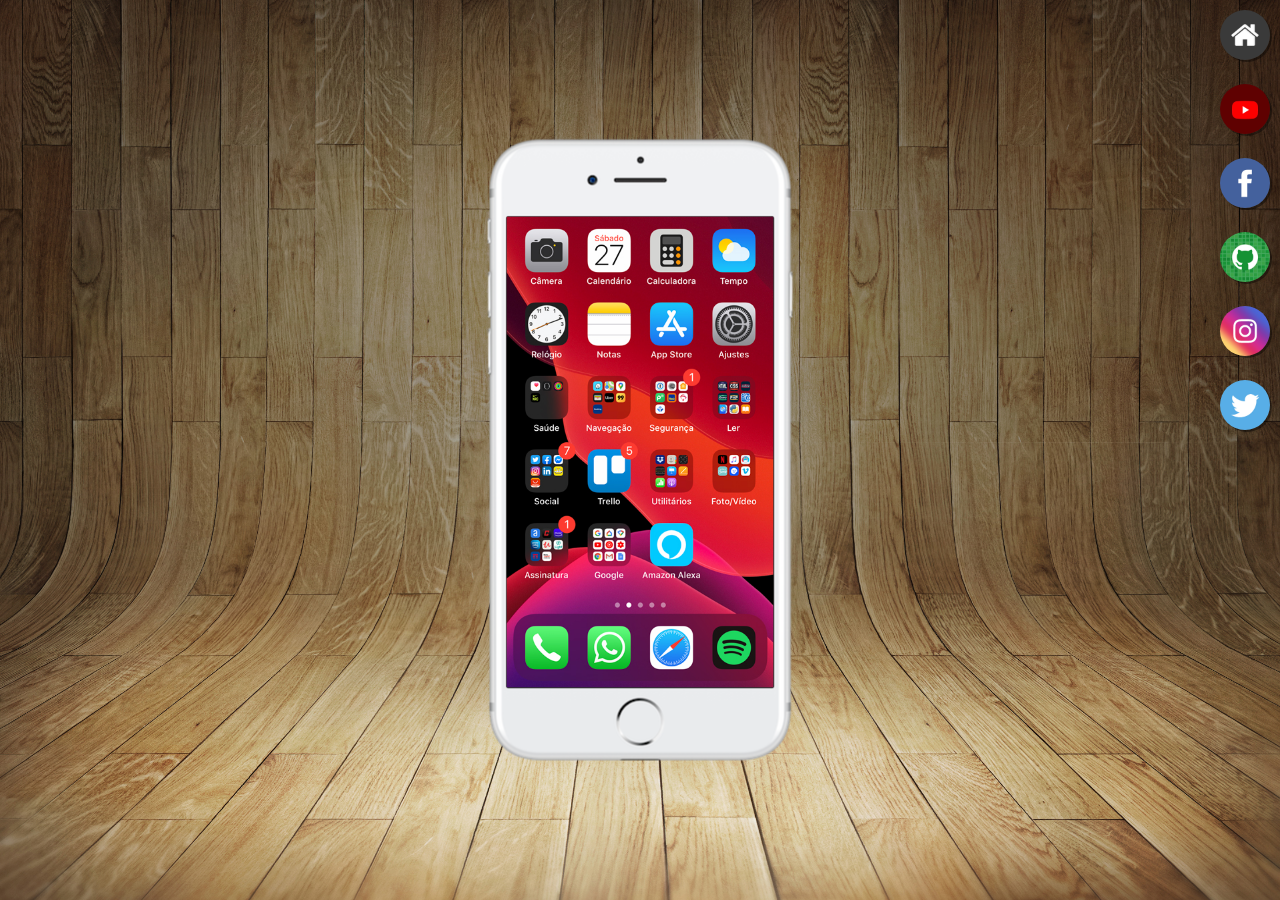
<file: index.html>
<!DOCTYPE html>
<html lang="pt-br">
<head>
    <meta charset="UTF-8">
    <meta name="viewport" content="width=device-width, initial-scale=1.0">
    <title>Projeto Redes Sociais</title>

    <link rel="shortcut icon" href="desafio13/favicon.ico" type="image/x-icon">
    <link rel="stylesheet" href="estilos/style.css">
</head>
<body>
    <main>
        <section id="telefone">
            <iframe src="home.html" name="tela" id="tela" frameborder="0"></iframe>
        </section>

        <section id="redes-sociais">
            <a href="home.html" target="tela"> <img src="desafio13/imagens/logo-home.jpg" alt="Home"></a><br>
            <a href="youtube.html" target="tela"> <img src="desafio13/imagens/logo-youtube.jpg" alt="youtube"></a><br>
            <a href="facebook.html" target="tela"> <img src="desafio13/imagens/logo-facebook.jpg" alt="Facebook"></a><br>
            <a href="github.html" target="tela"> <img src="desafio13/imagens/logo-github.jpg" alt="GitHub"></a><br>
            <a href="instagram.html" target="tela"> <img src="desafio13/imagens/logo-instagram.jpg" alt="Instagram"></a><br>
            <a href="twitter.html" target="tela"> <img src="desafio13/imagens/logo-twitter.jpg" alt="Twitter"></a>

        </section>
    </main>
</body>
</html>
</file>
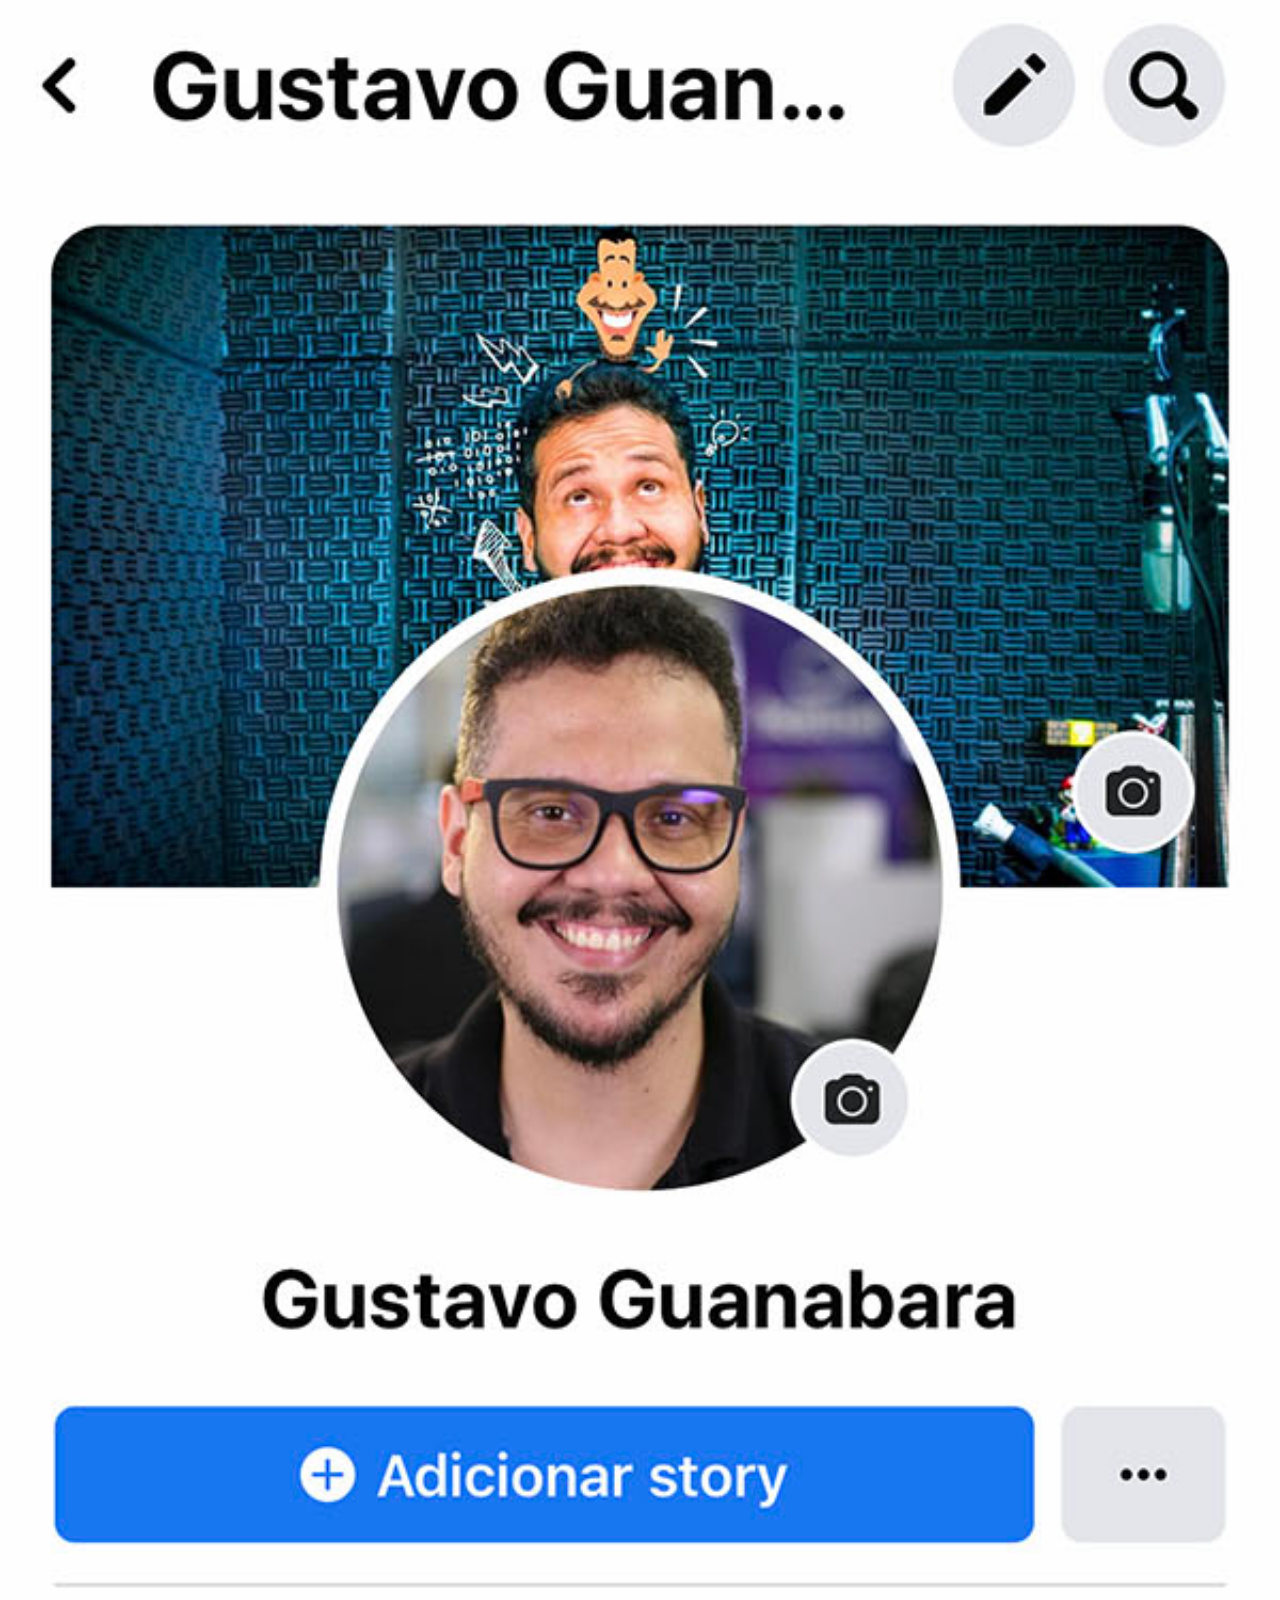
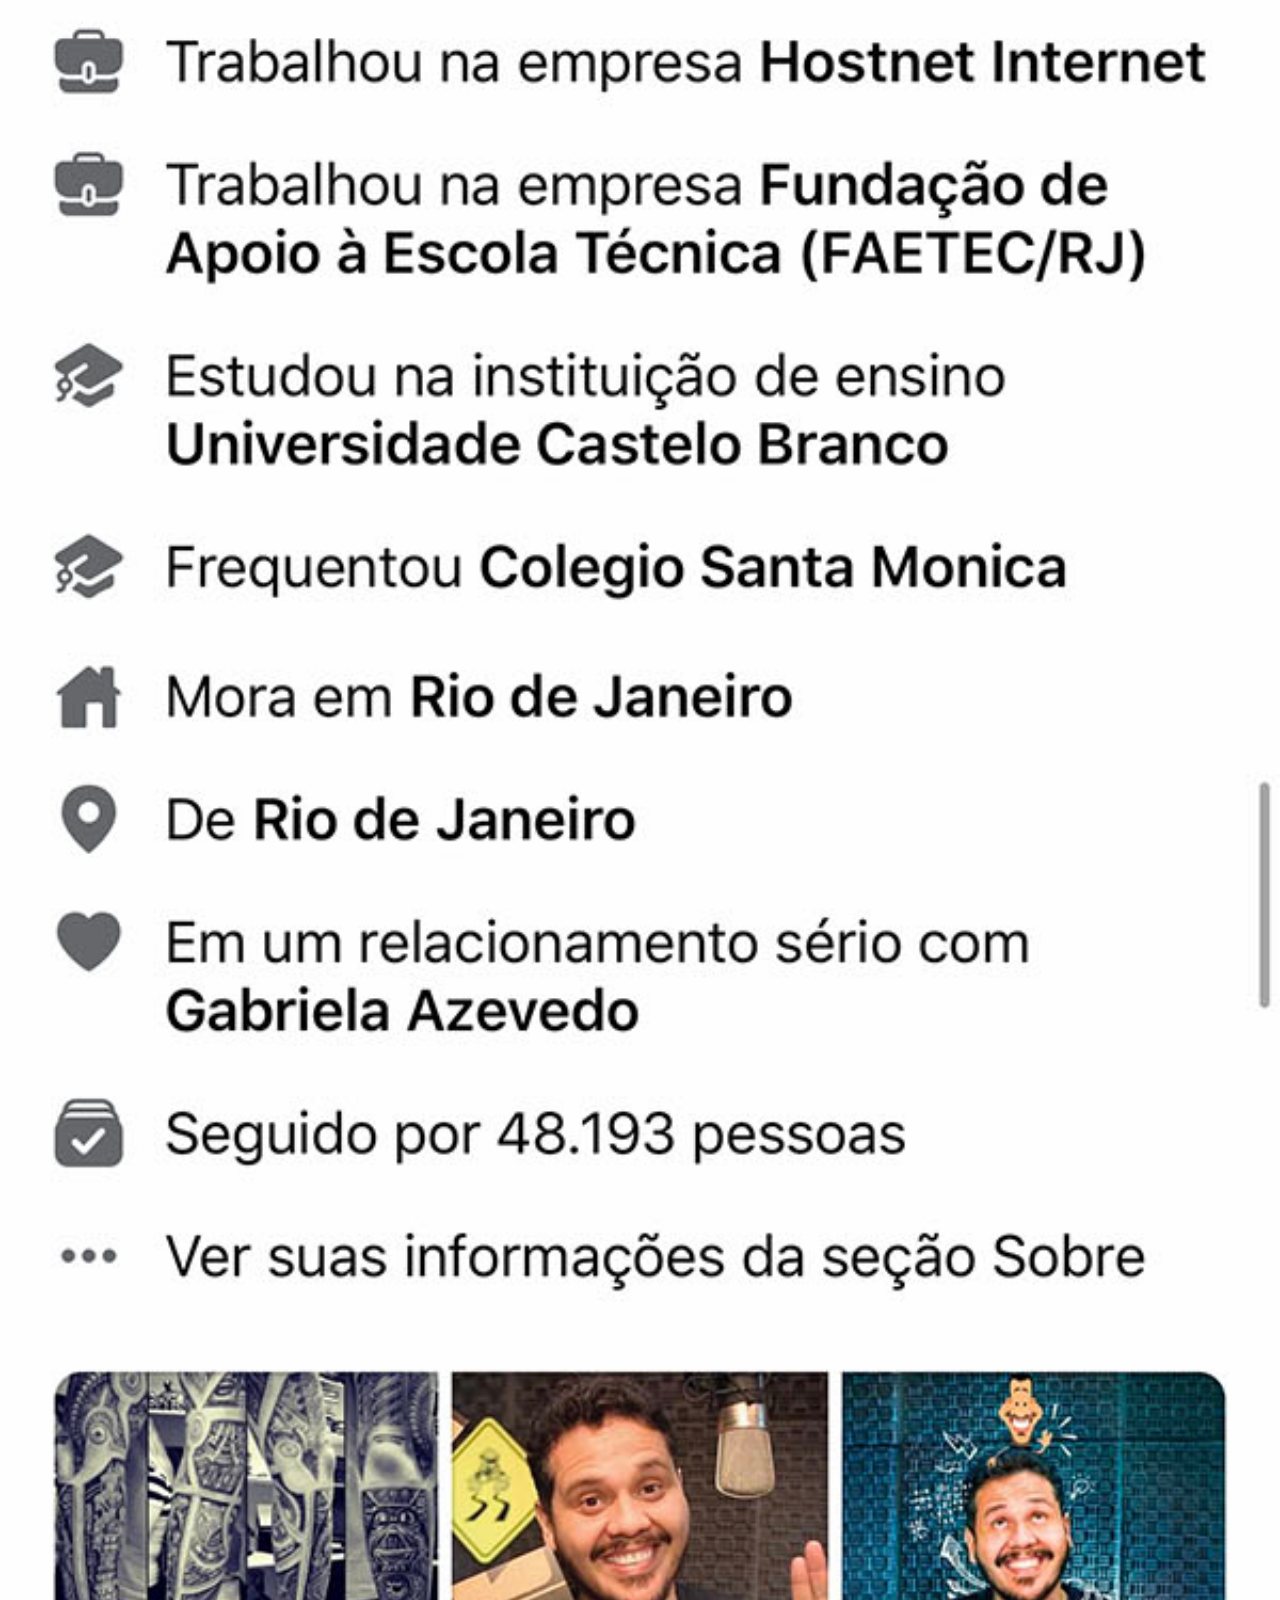
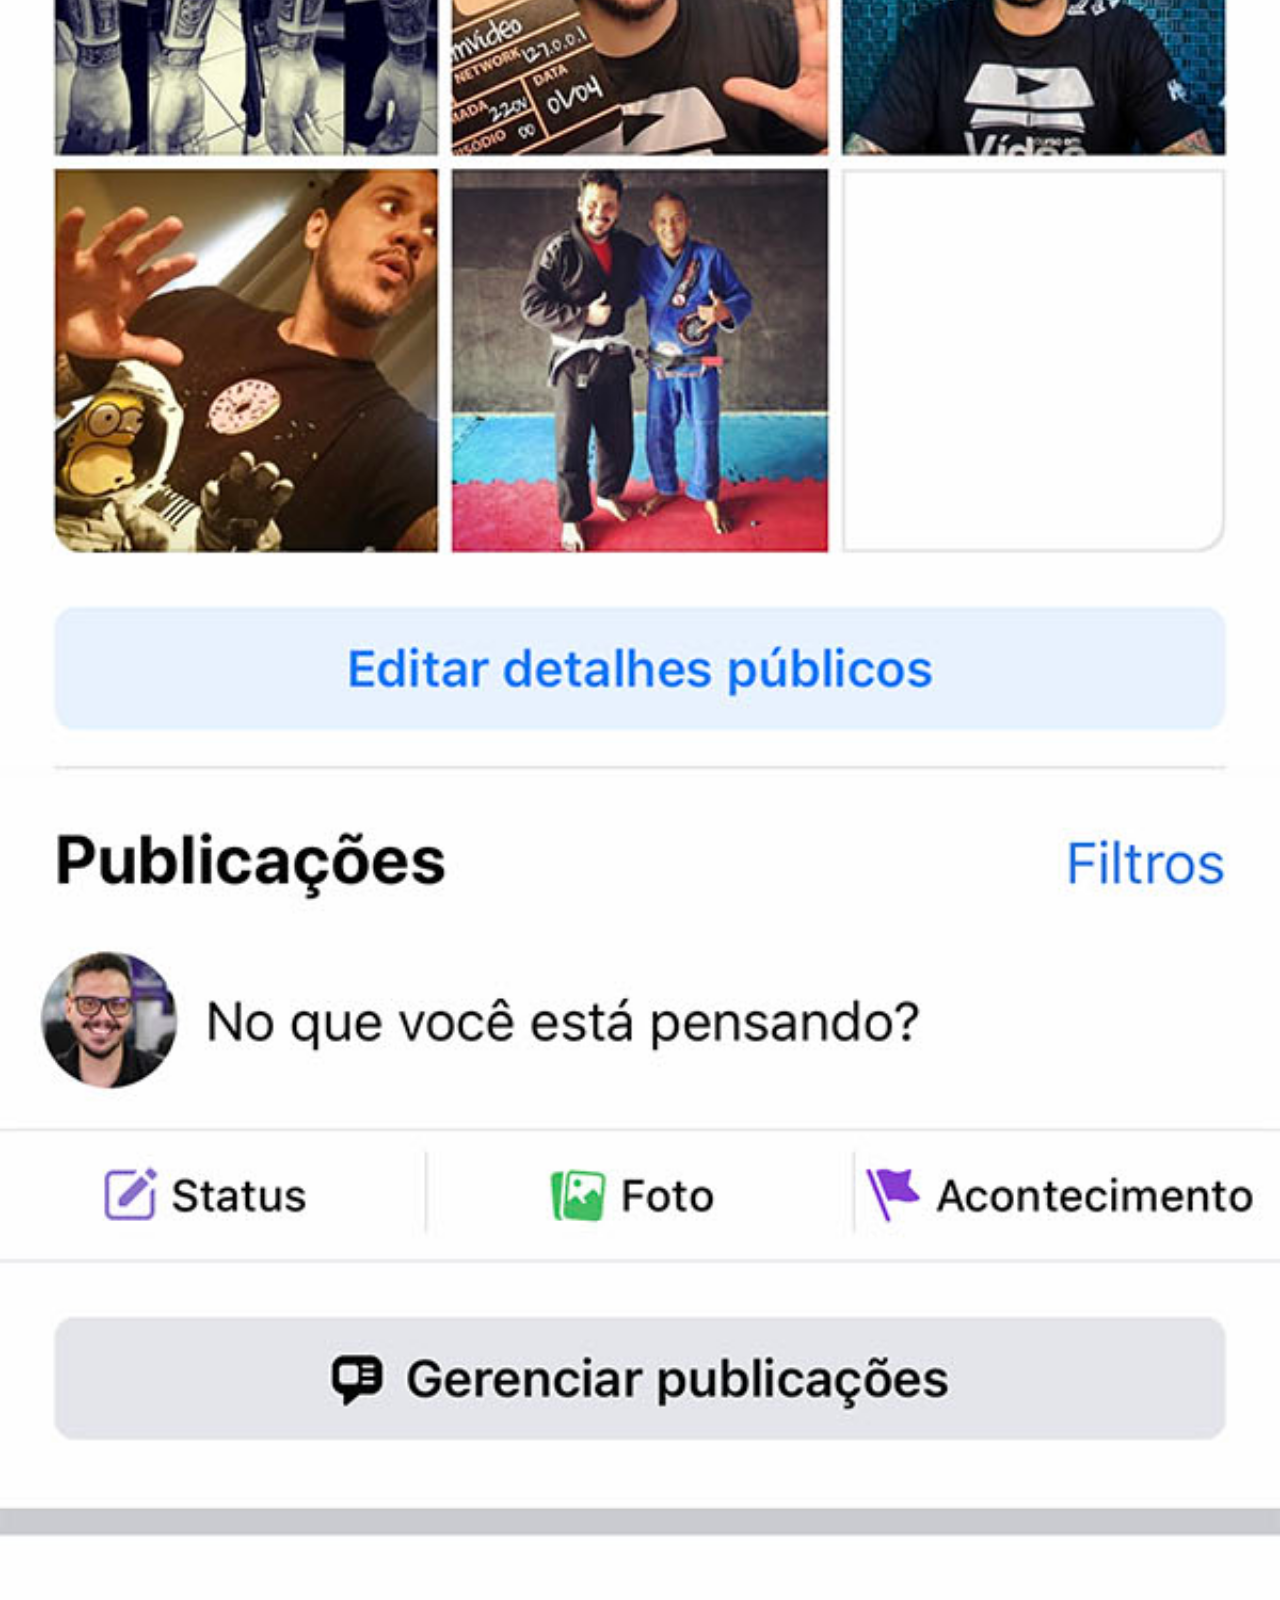
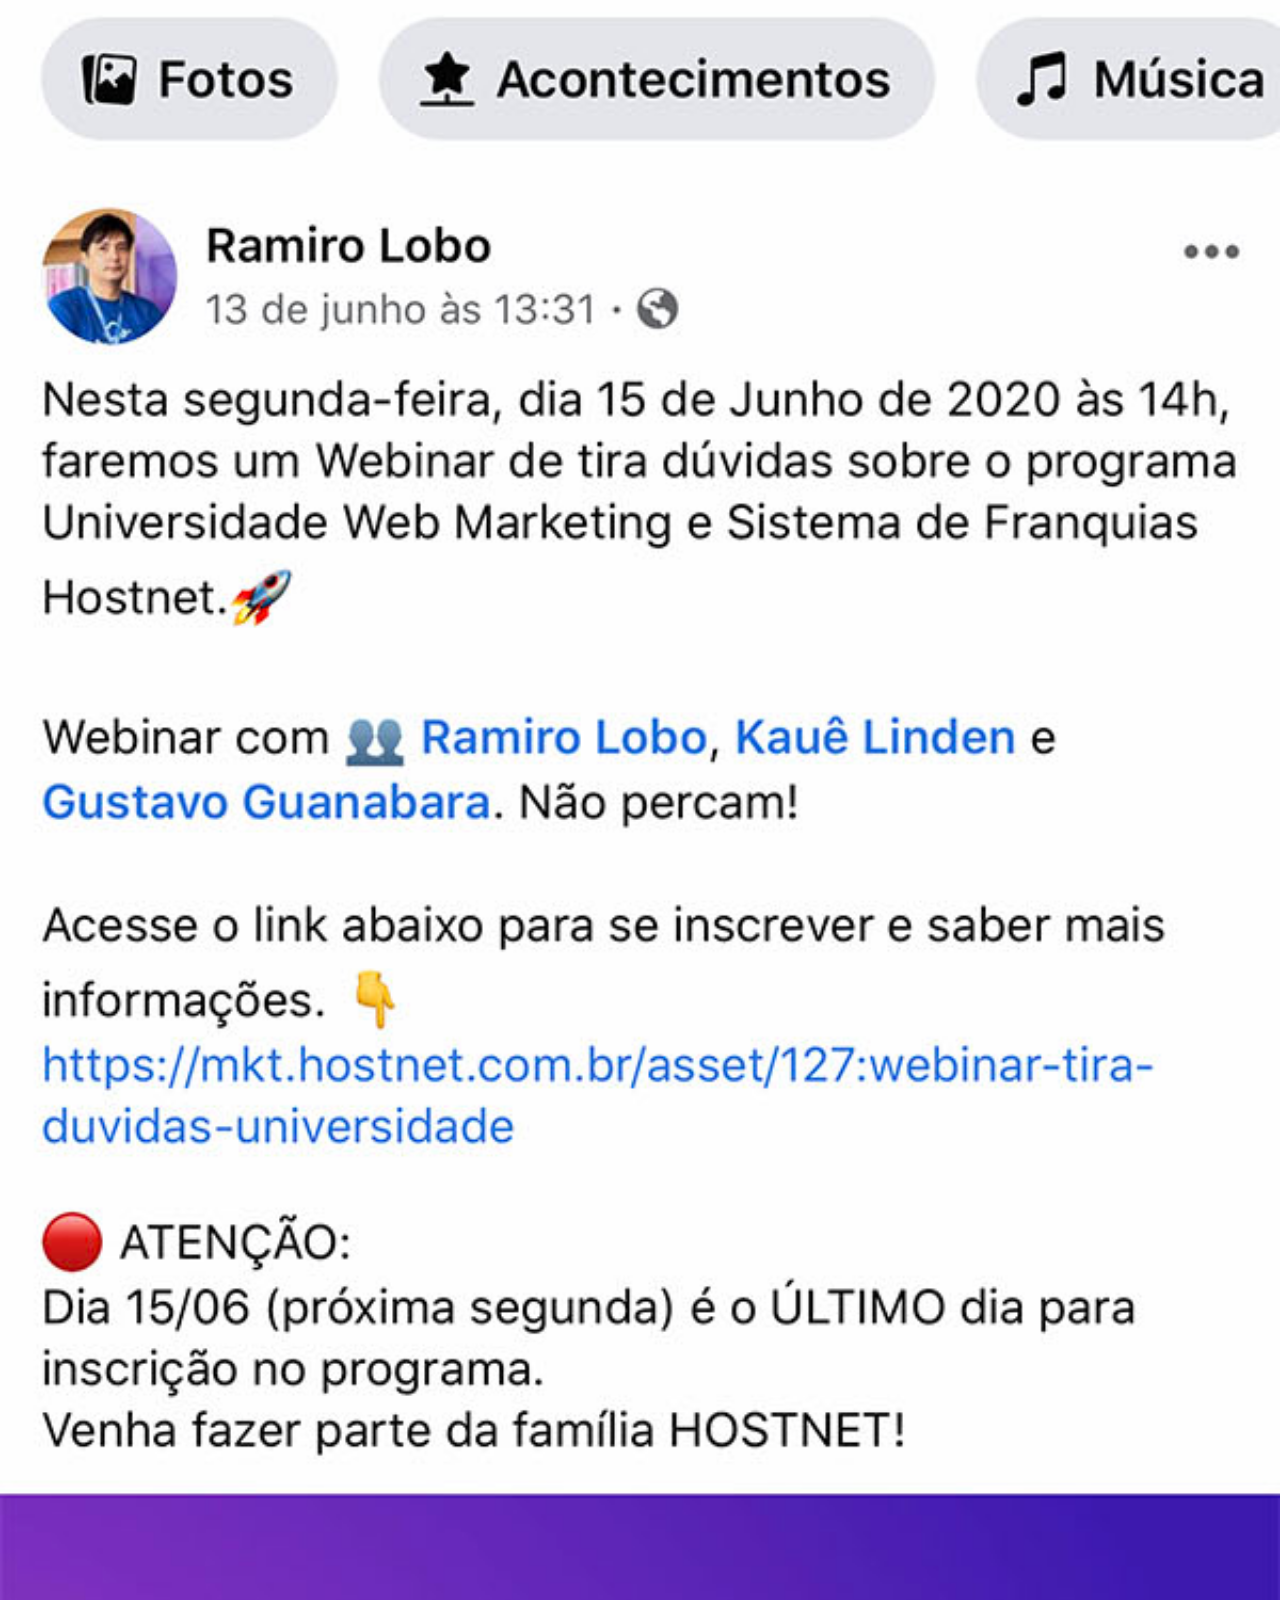
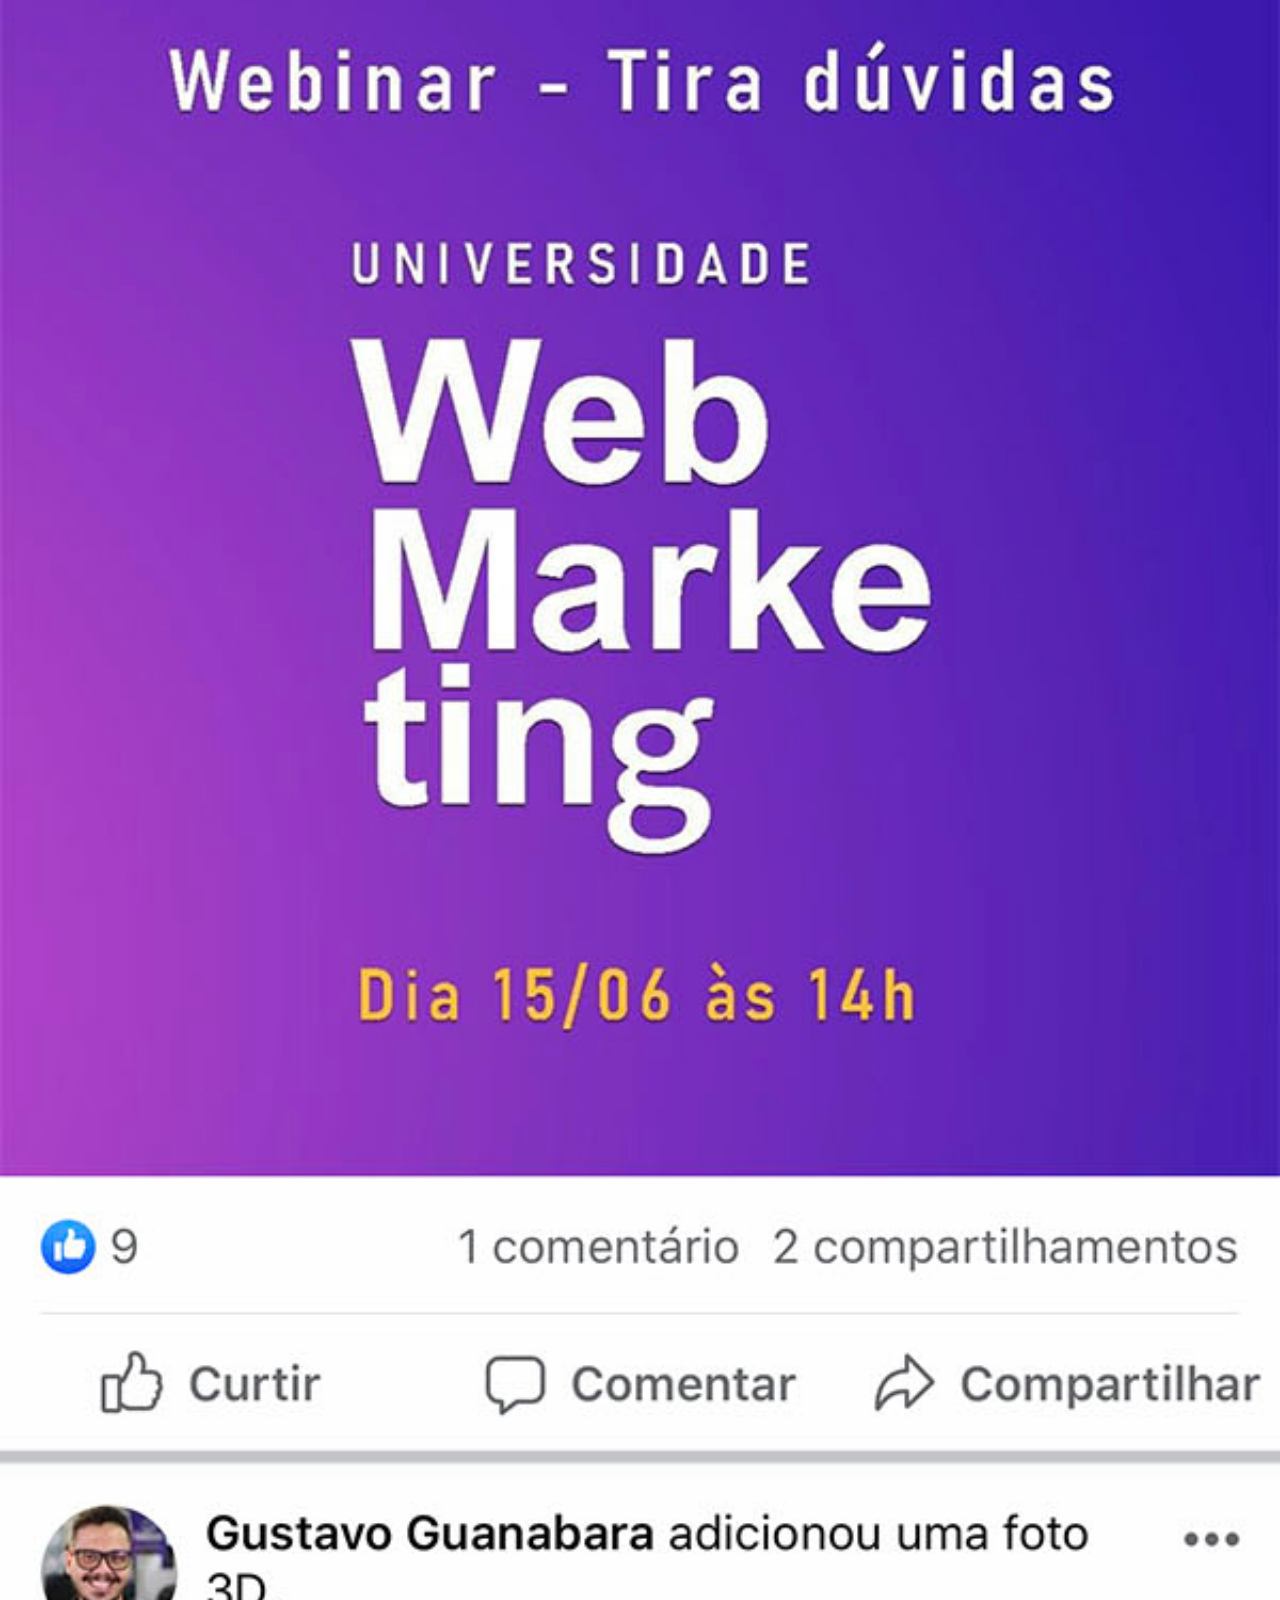
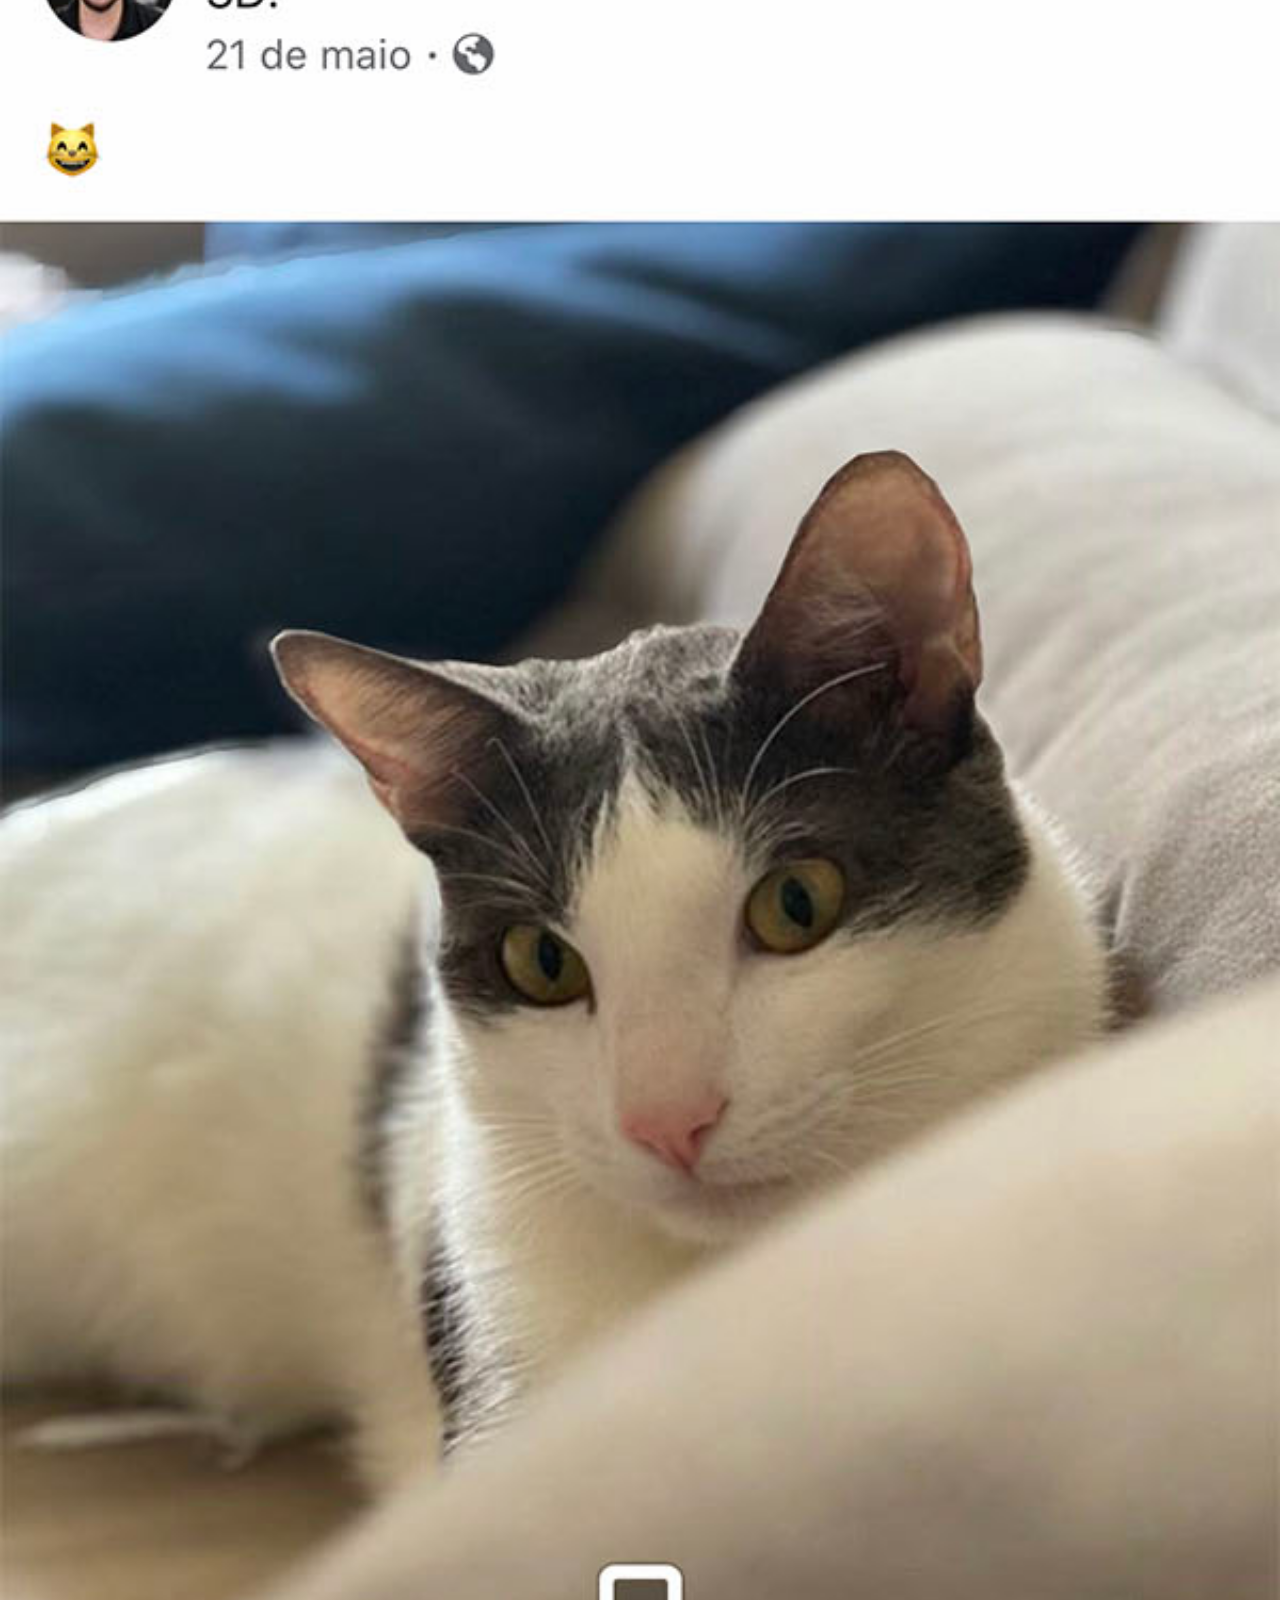
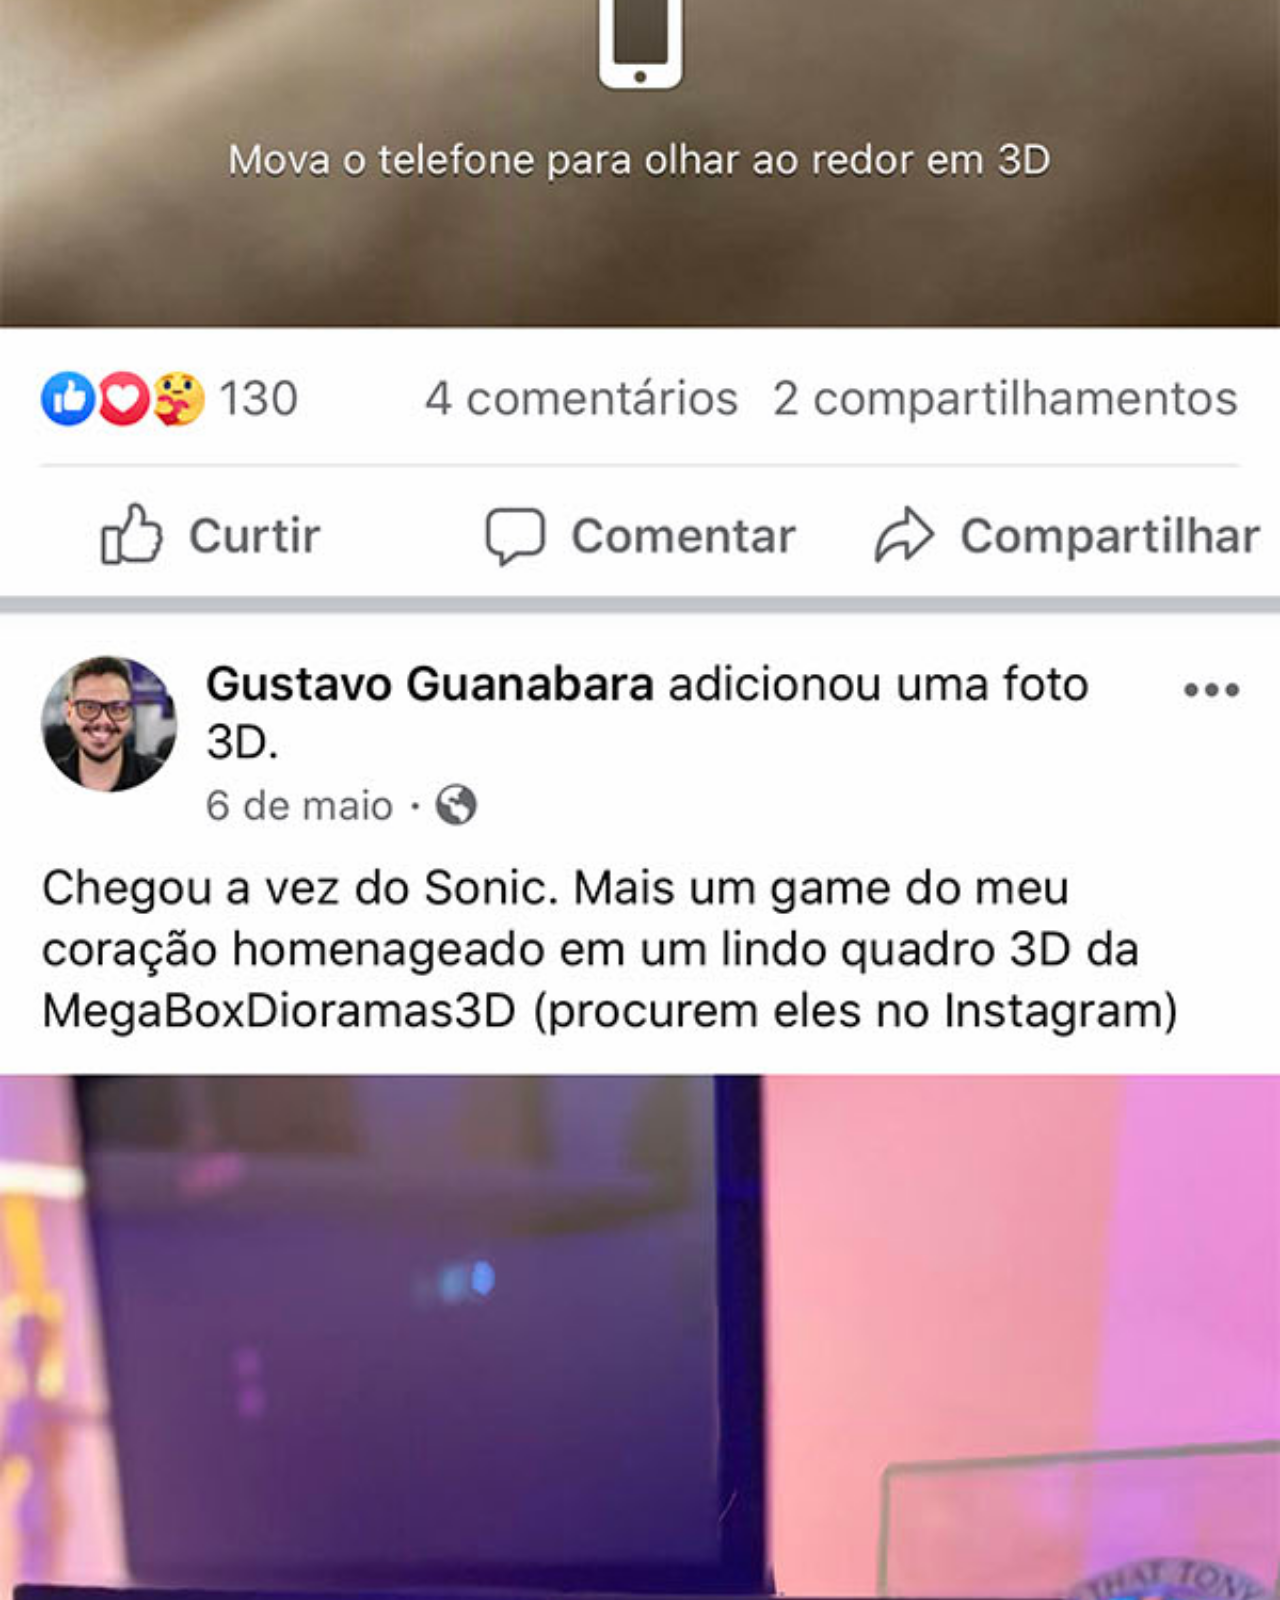
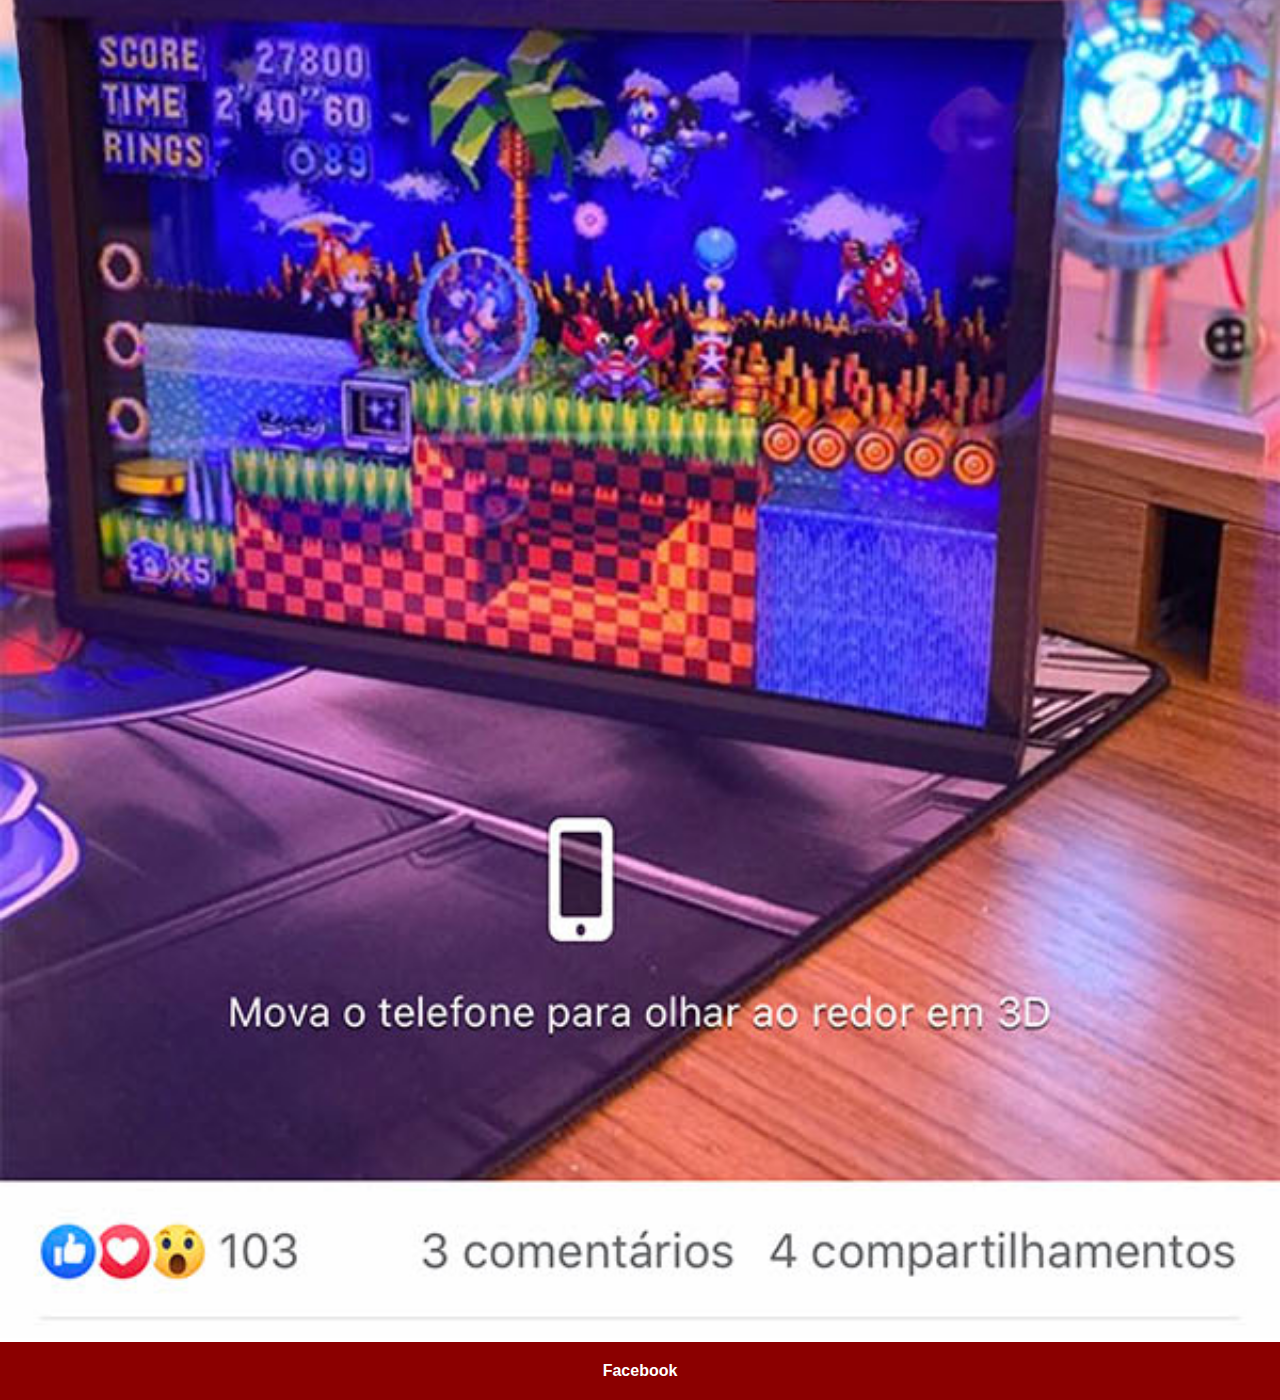
<file: facebook.html>
<!DOCTYPE html>
<html lang="pt-br">
<head>
    <meta charset="UTF-8">
    <meta name="viewport" content="width=device-width, initial-scale=1.0">
    <title>Facebook</title>
    <link rel="stylesheet" href="estilos/social.css">
</head>
<body>
    <img src="desafio13/imagens/tela-facebook.jpg" alt="Facebook">
    <a href="https://www.facebook.com.br" target="_blank">Facebook</a>
</body>
</html>
</file>
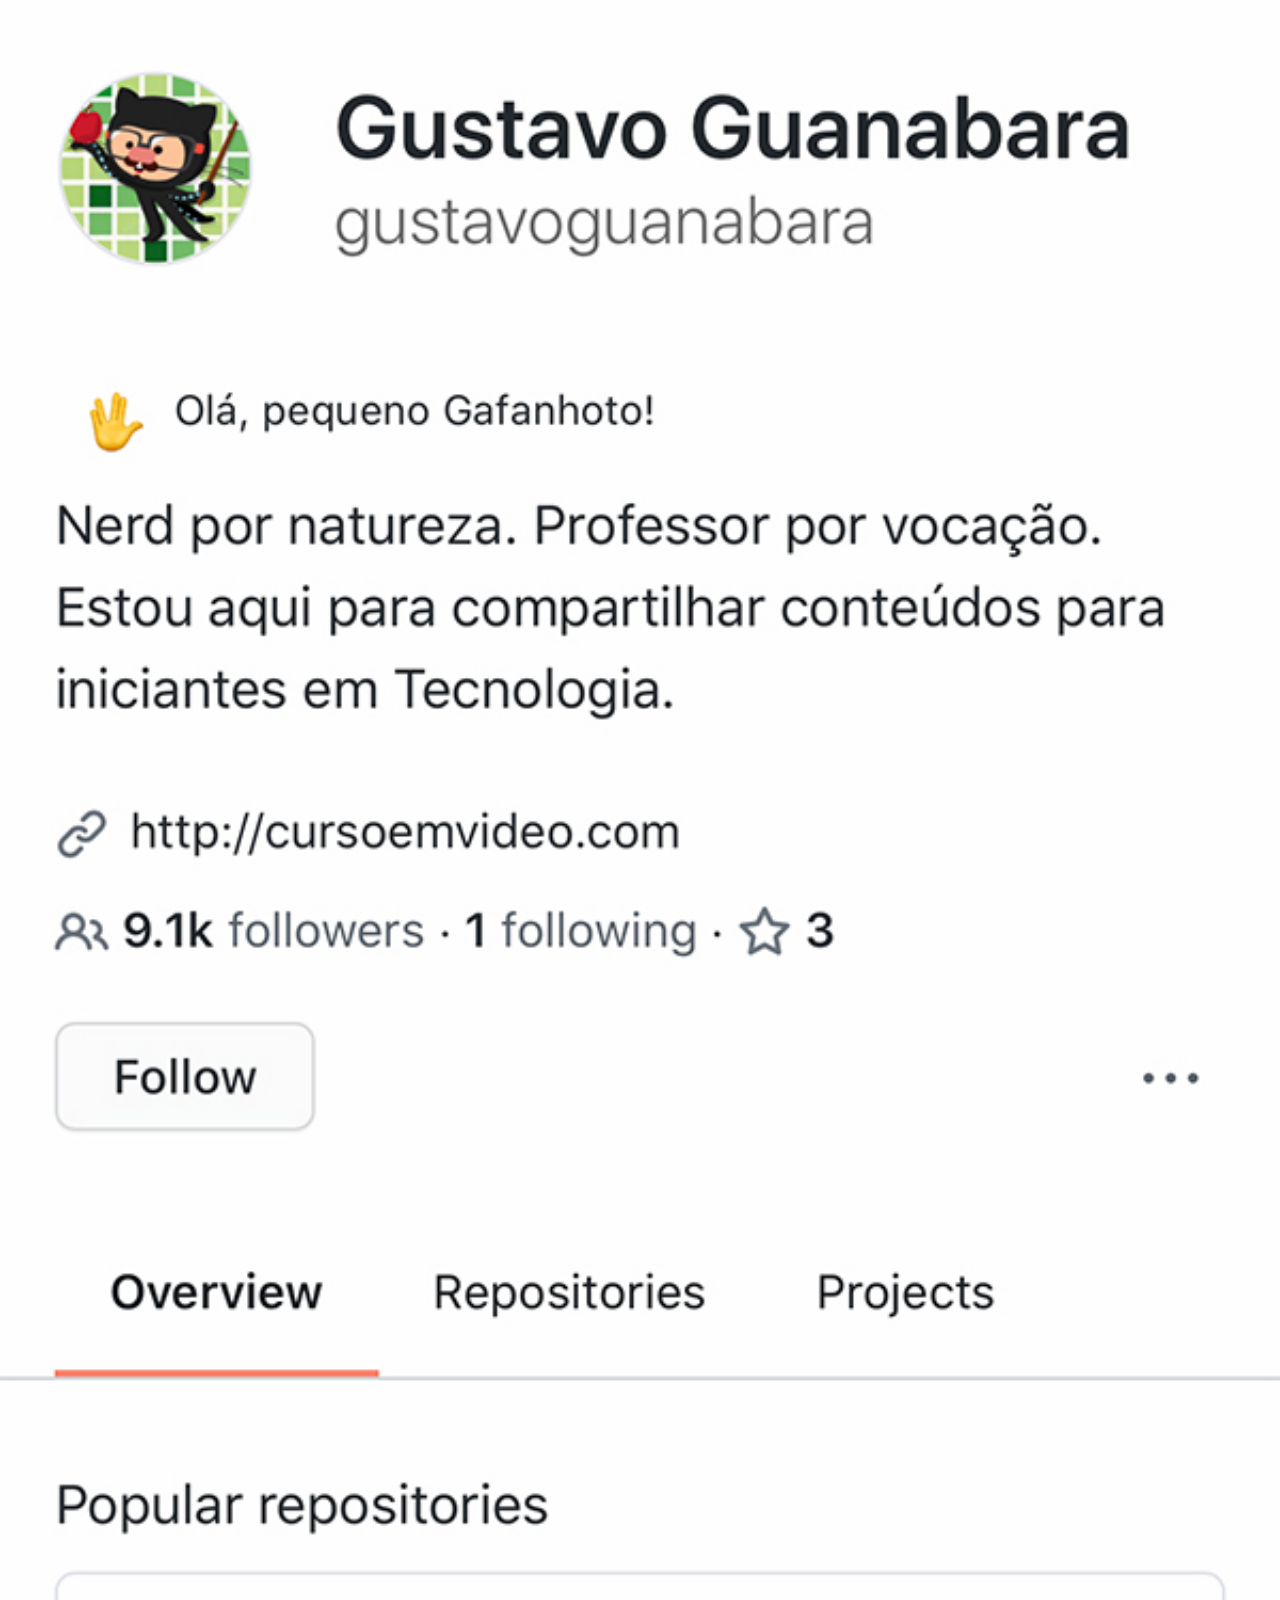
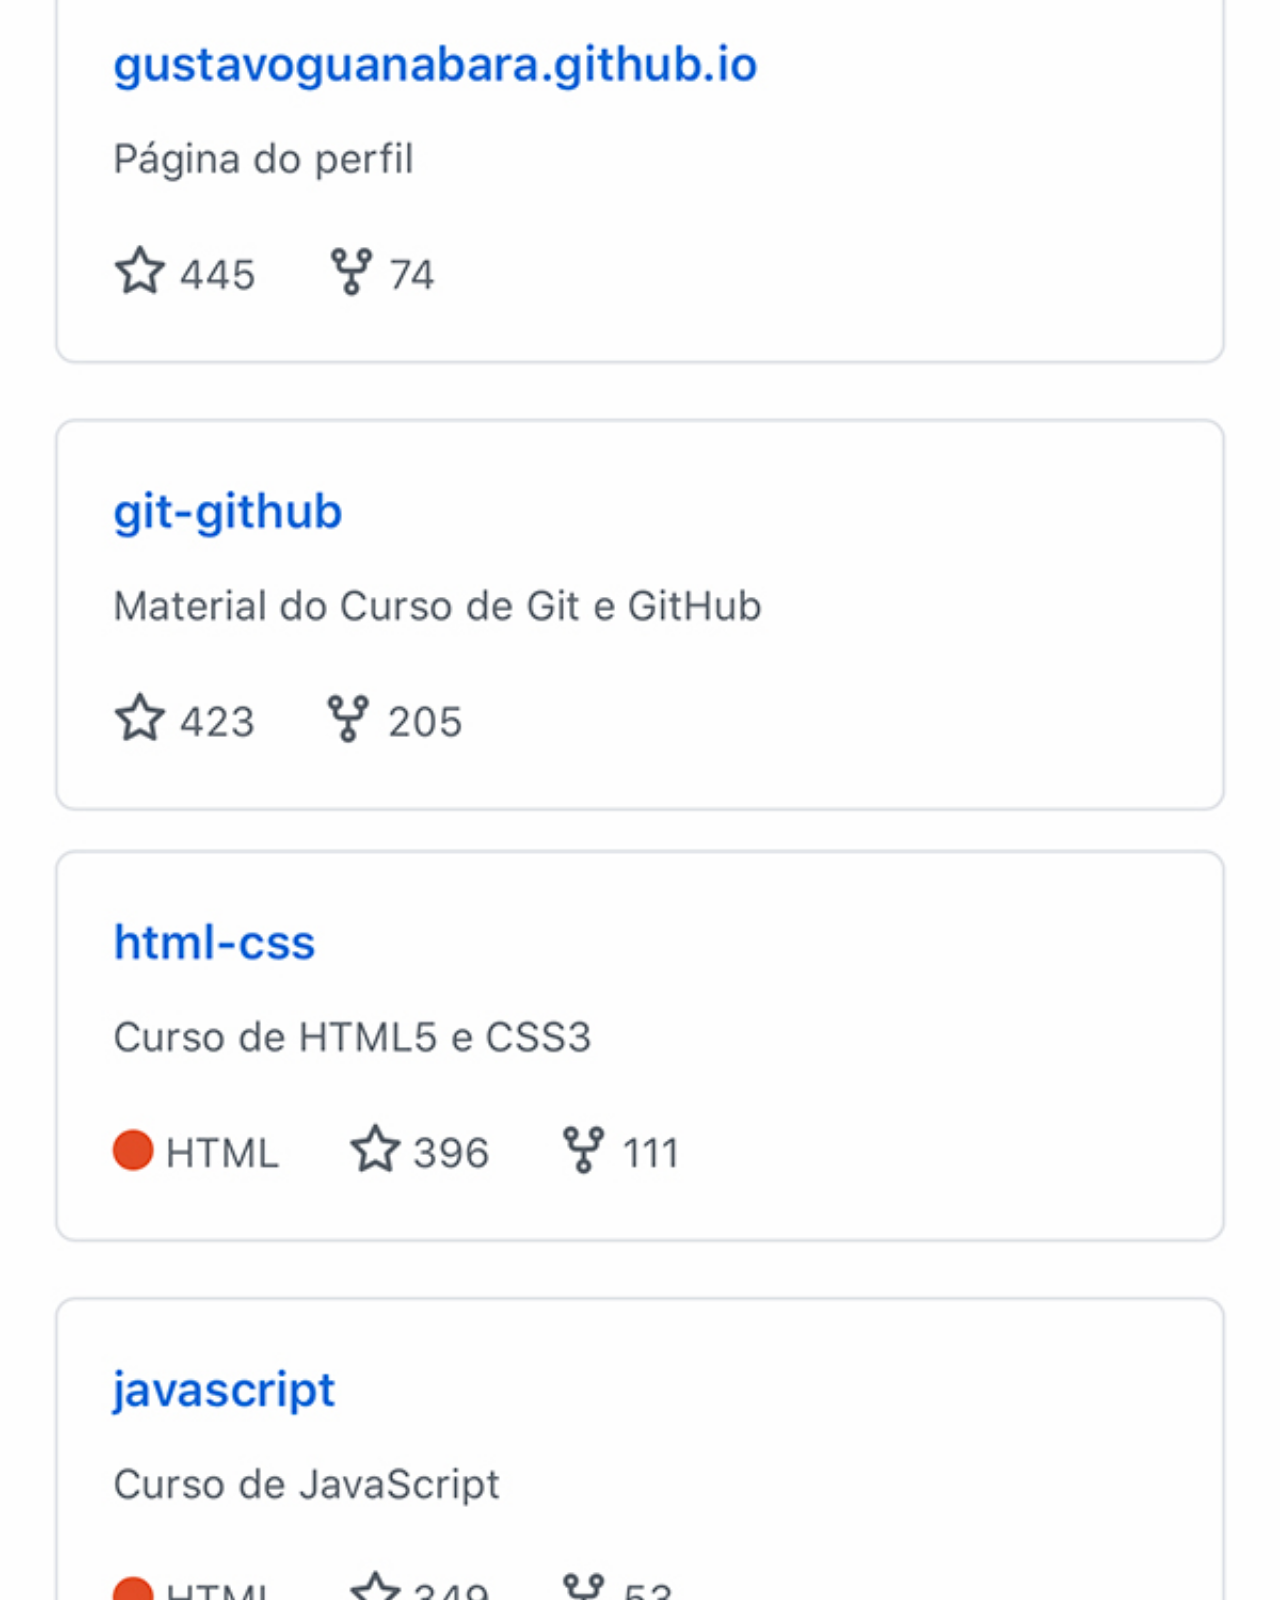
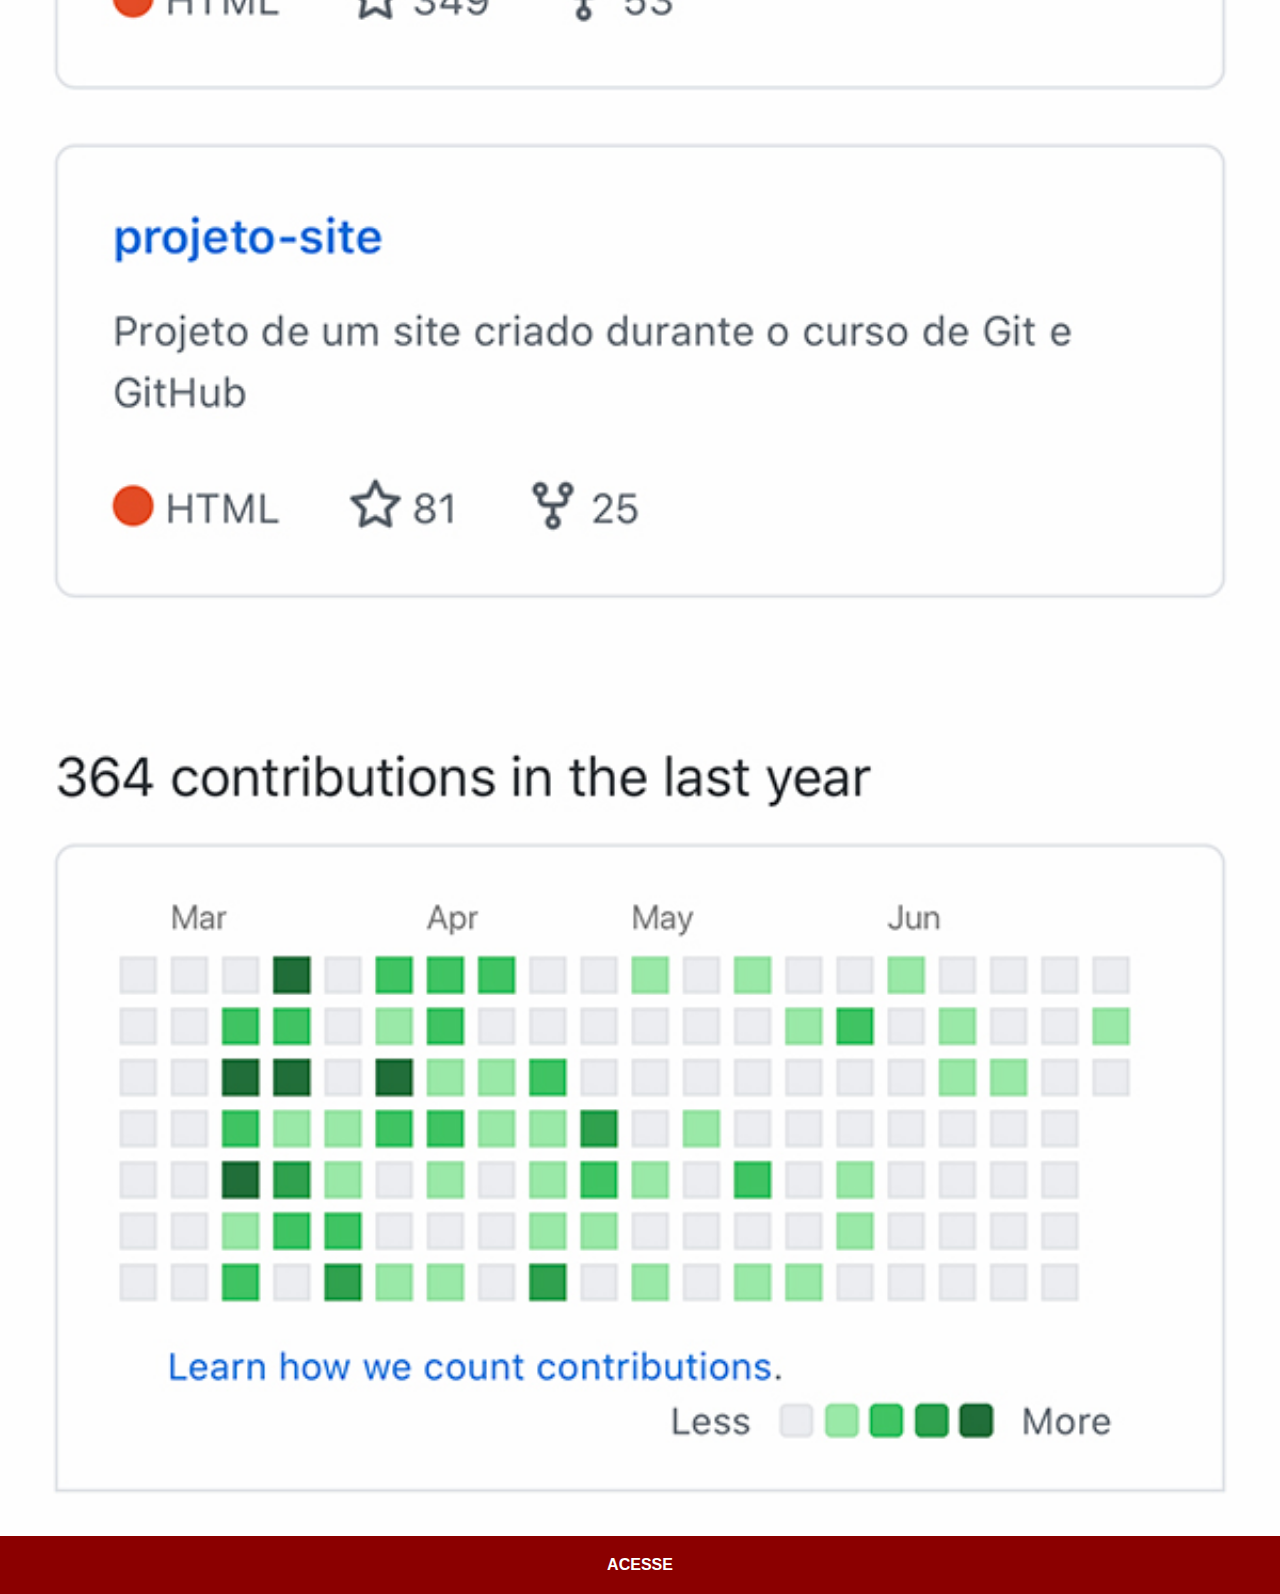
<file: github.html>
<!DOCTYPE html>
<html lang="pt-br">
<head>
    <meta charset="UTF-8">
    <meta name="viewport" content="width=device-width, initial-scale=1.0">
    <title>GitHub</title>
    <link rel="stylesheet" href="estilos/social.css">
</head>
<body>
    <img src="desafio13/imagens/tela-github.jpg" alt="GitHub"> 
    <a href="https://github.com/joaosopran/projeto-social" target="_blank">ACESSE</a>
</body>
</html>
</file>
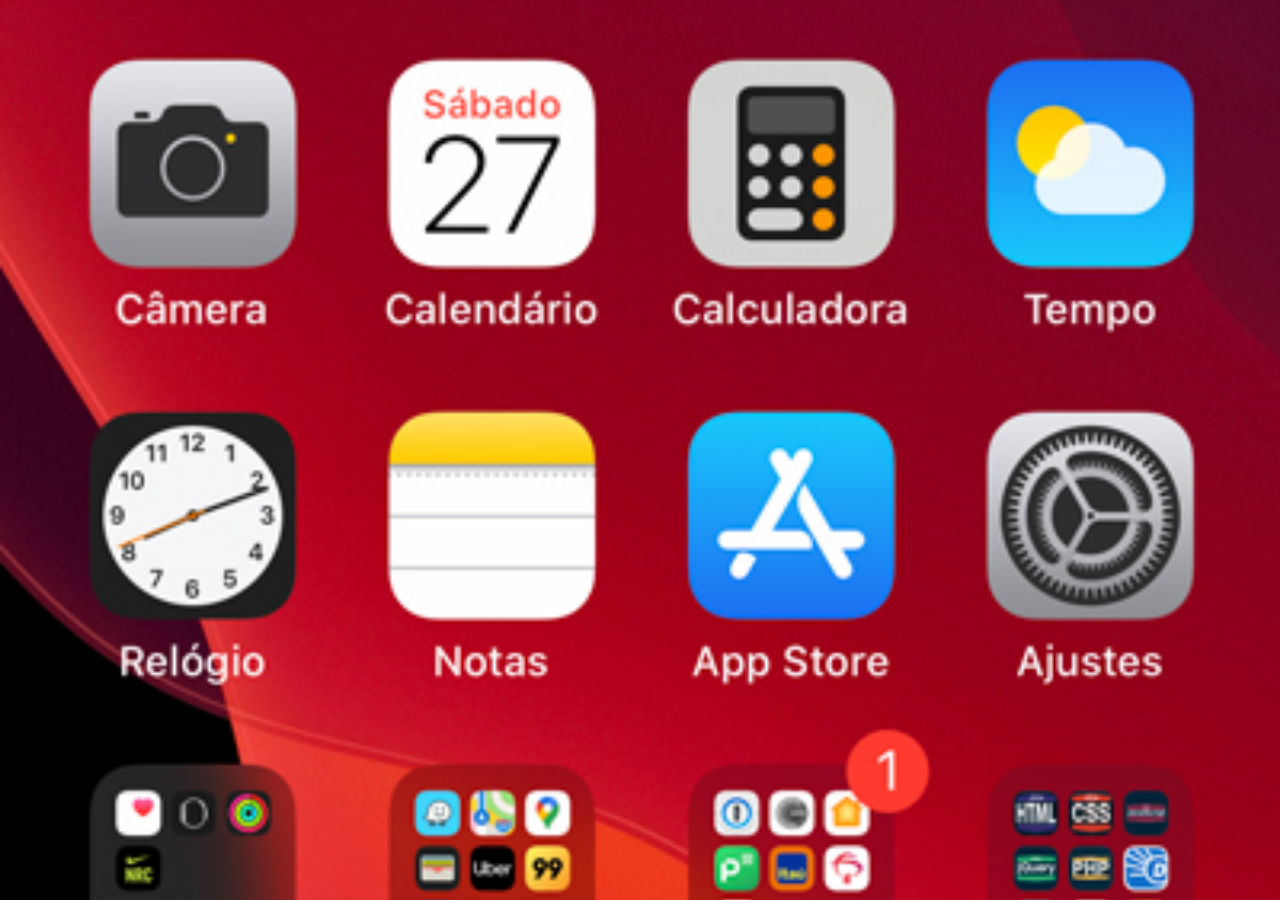
<file: home.html>
<!DOCTYPE html>
<html lang="pt-br">
<head>
    <meta charset="UTF-8">
    <meta name="viewport" content="width=device-width, initial-scale=1.0">
    <title>Home</title>
</head>
<style>
    * {
        margin: 0px;
        padding: 0px;
    }

    body {
        width: 100vw;
        height: 100vh;
        background: black url('desafio13/imagens/tela-home.jpg') no-repeat top center;
        background-size: cover;
    }
</style>
<body>
    
</body>
</html>
</file>
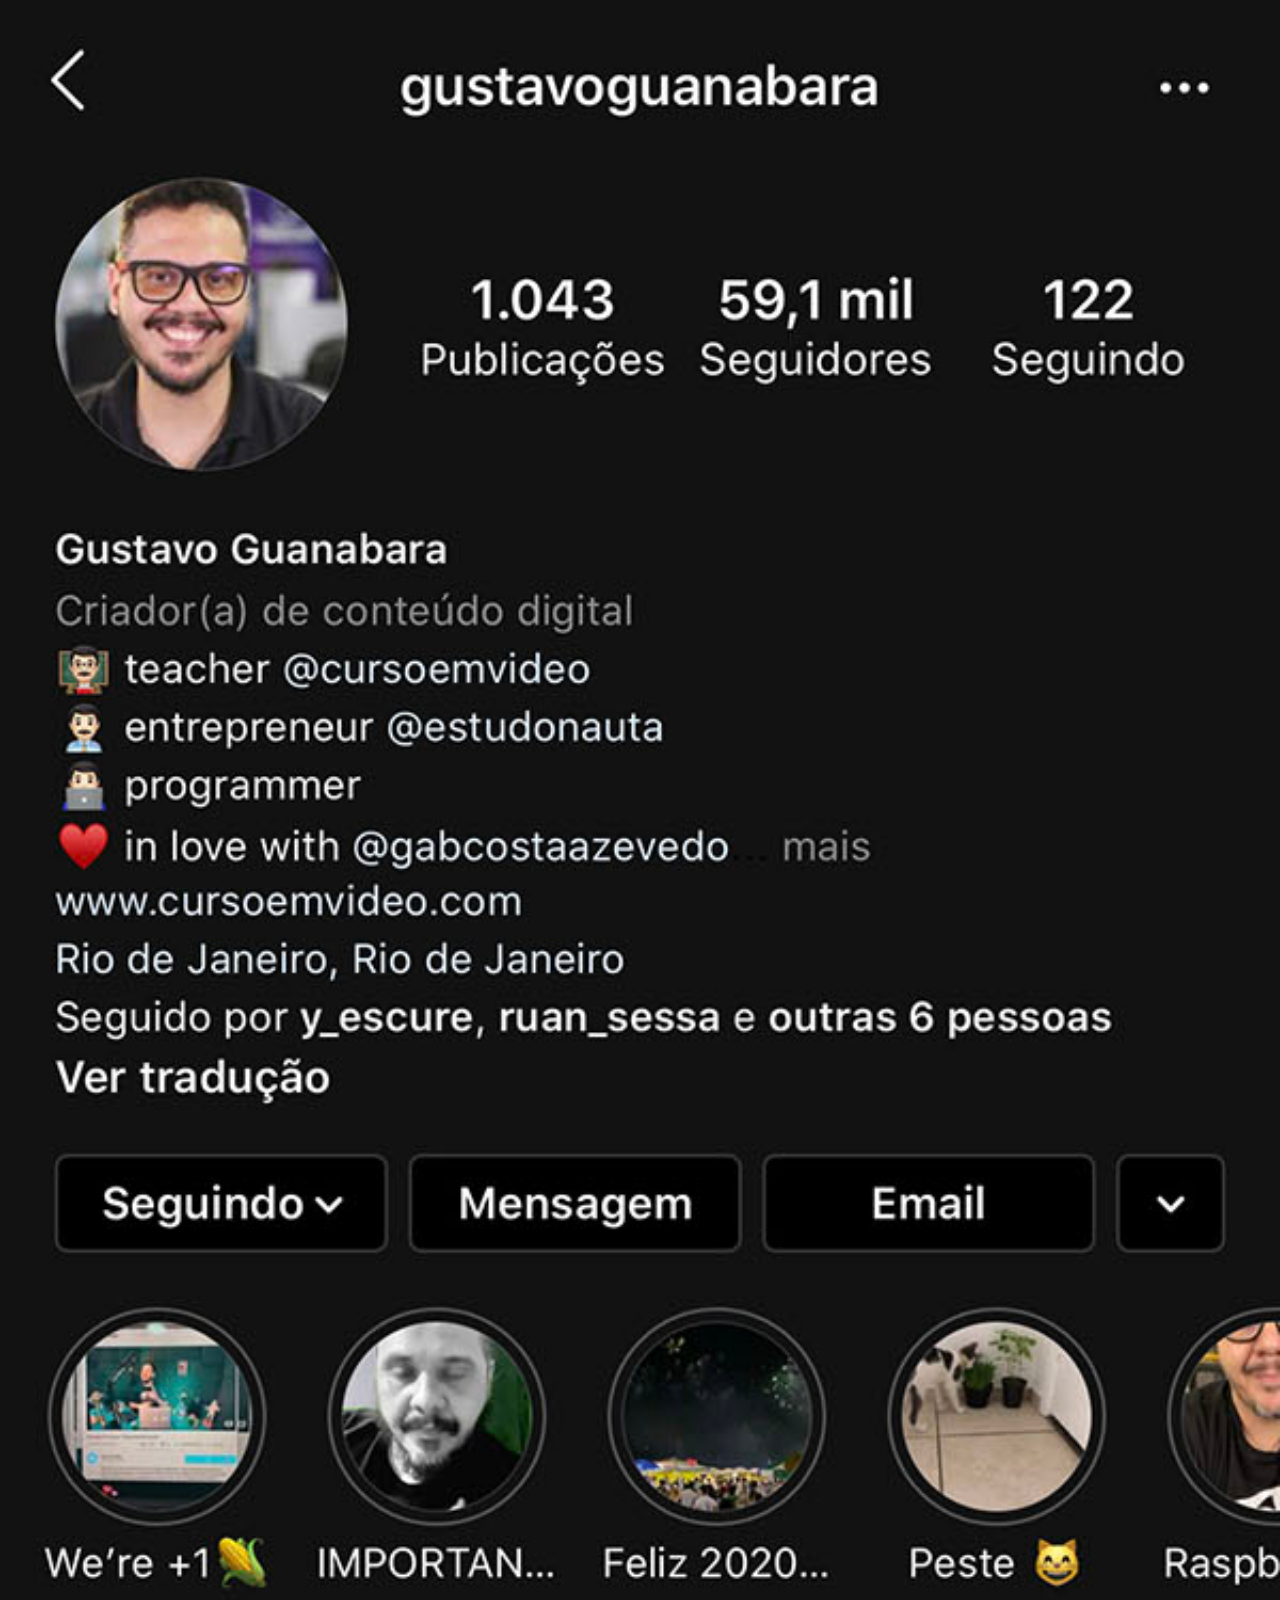
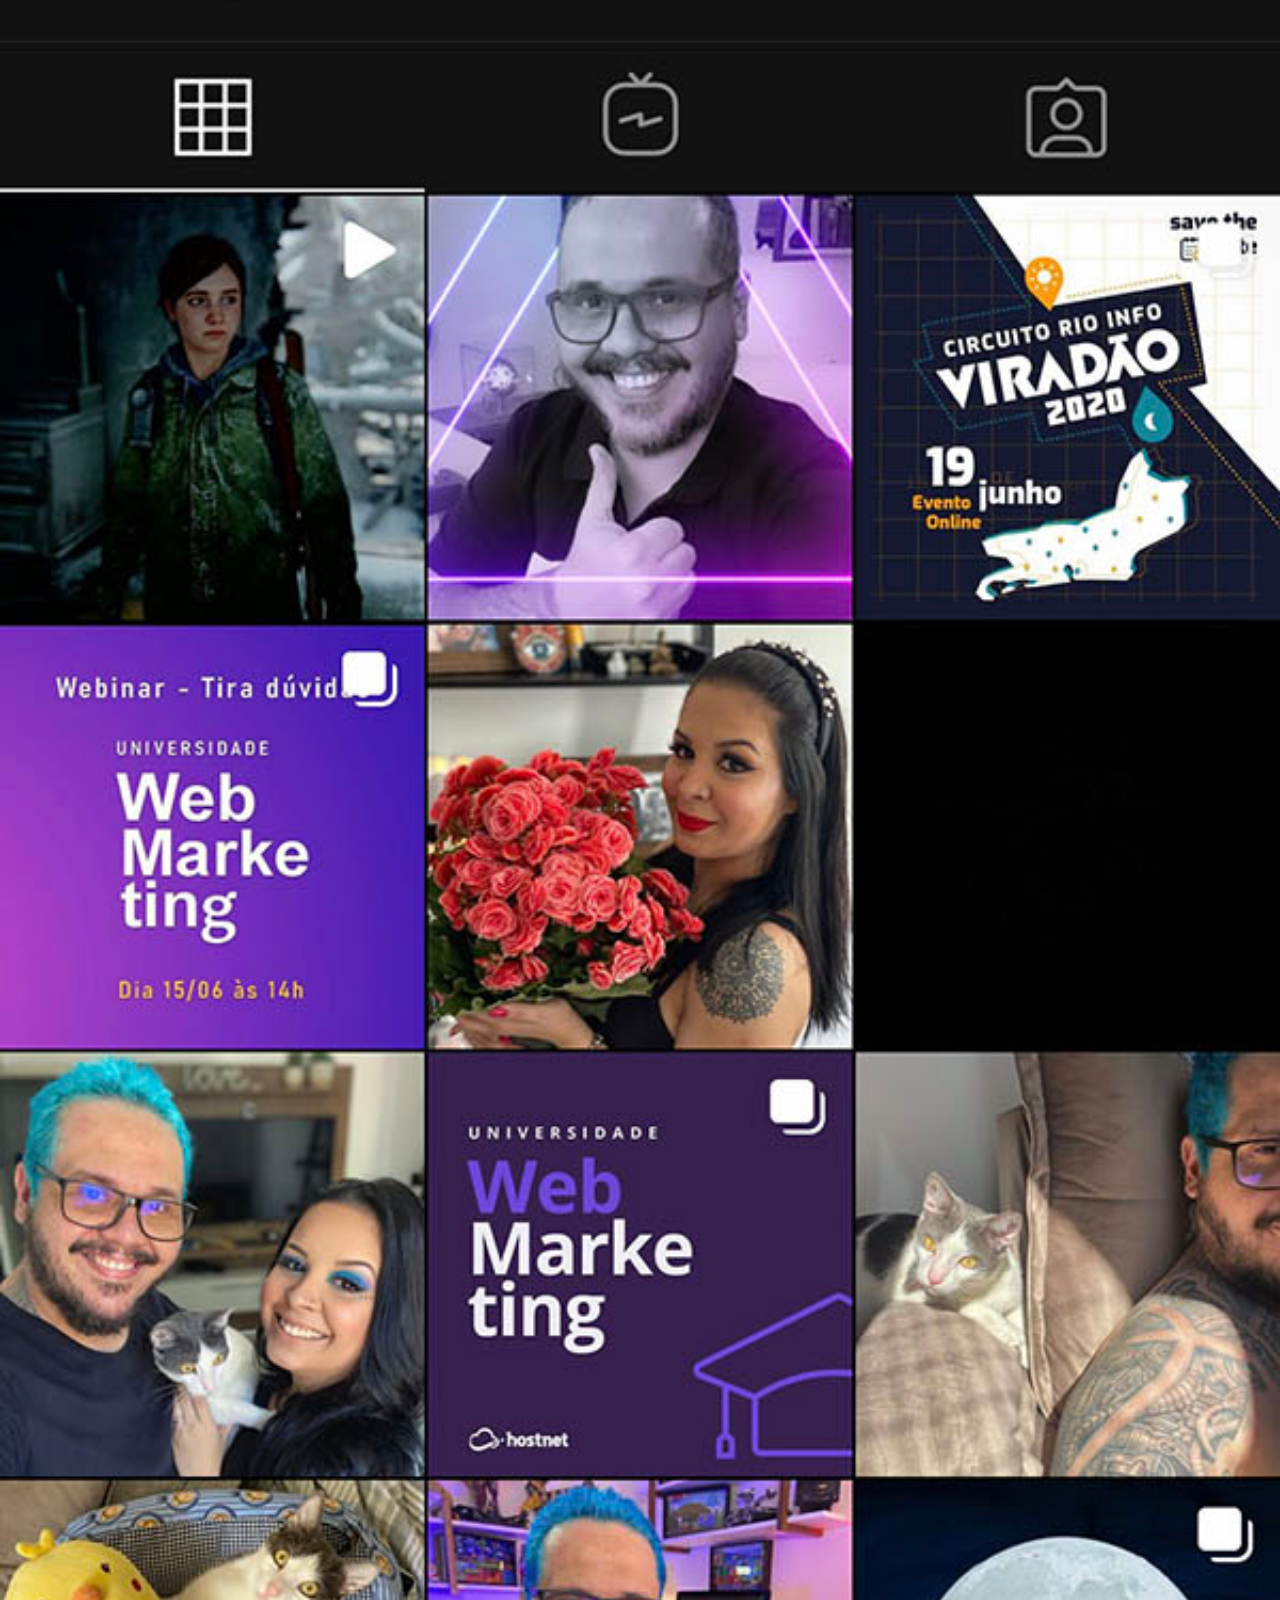
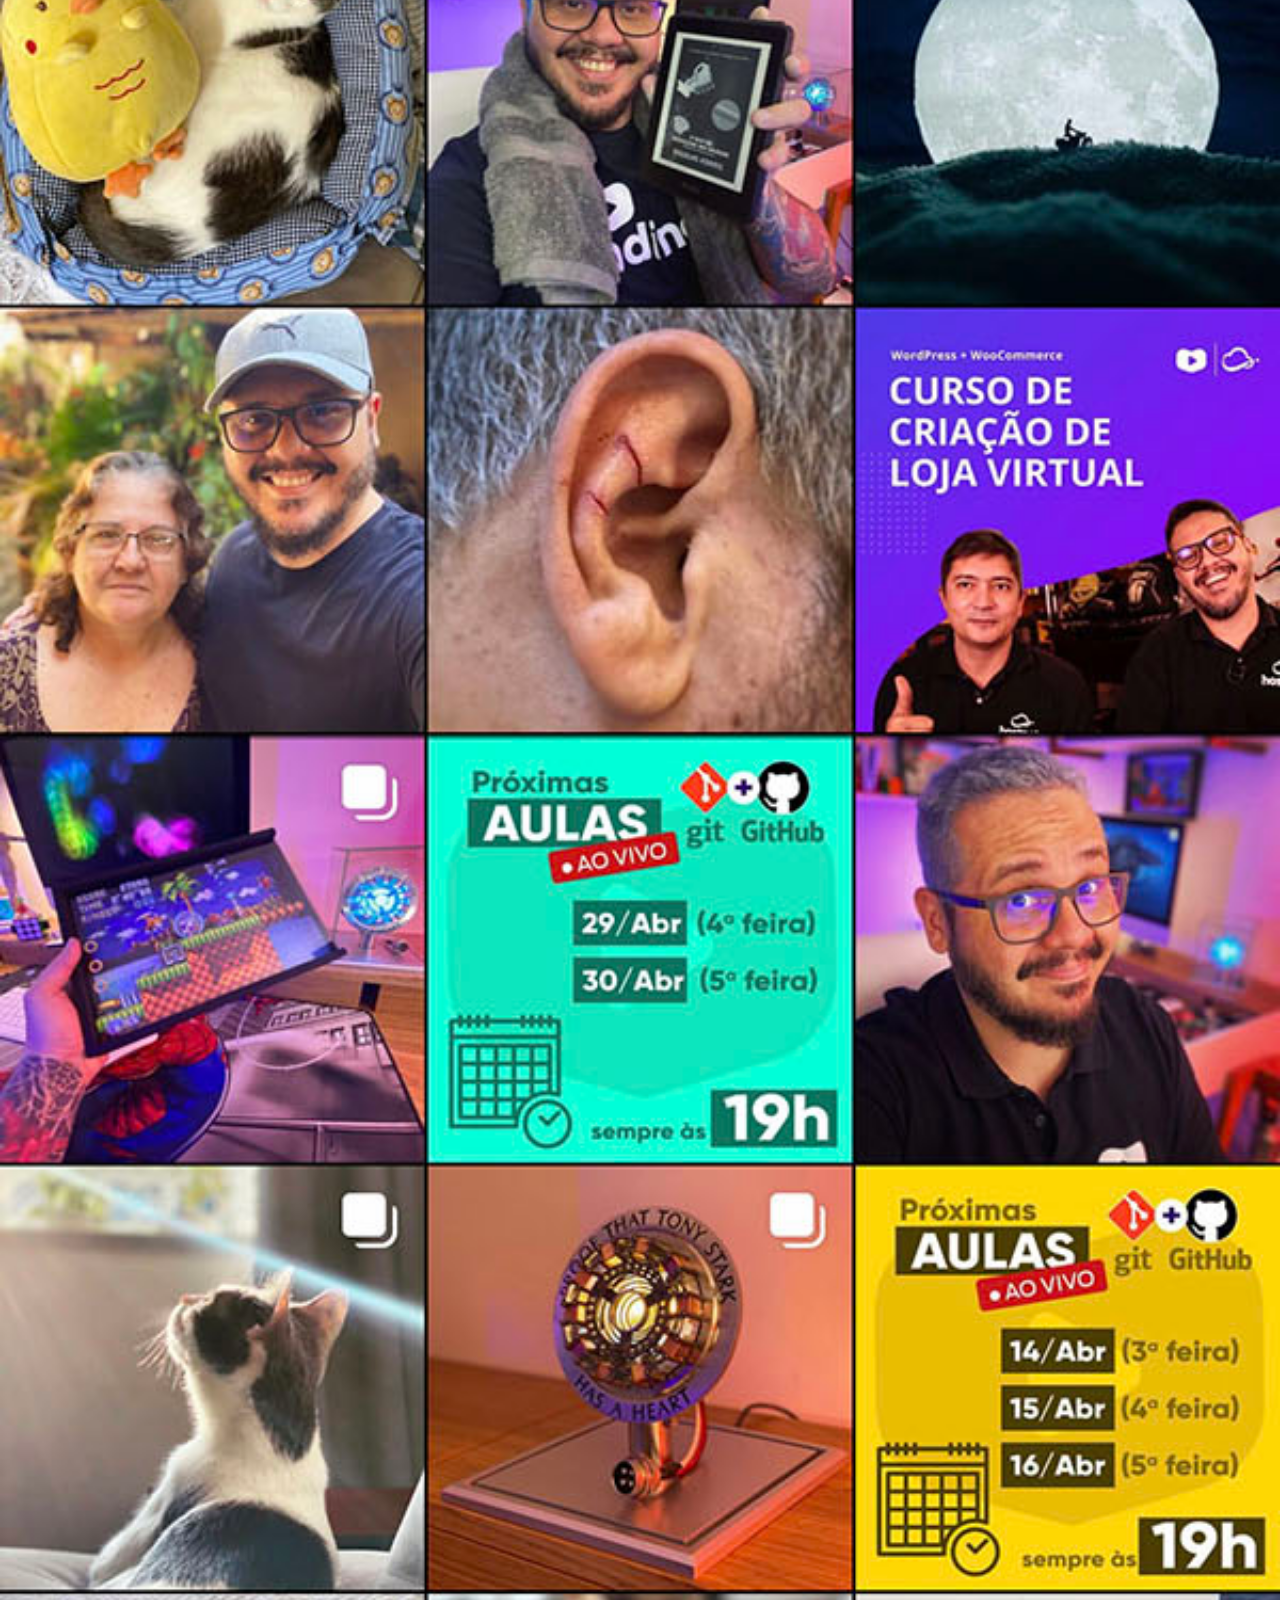
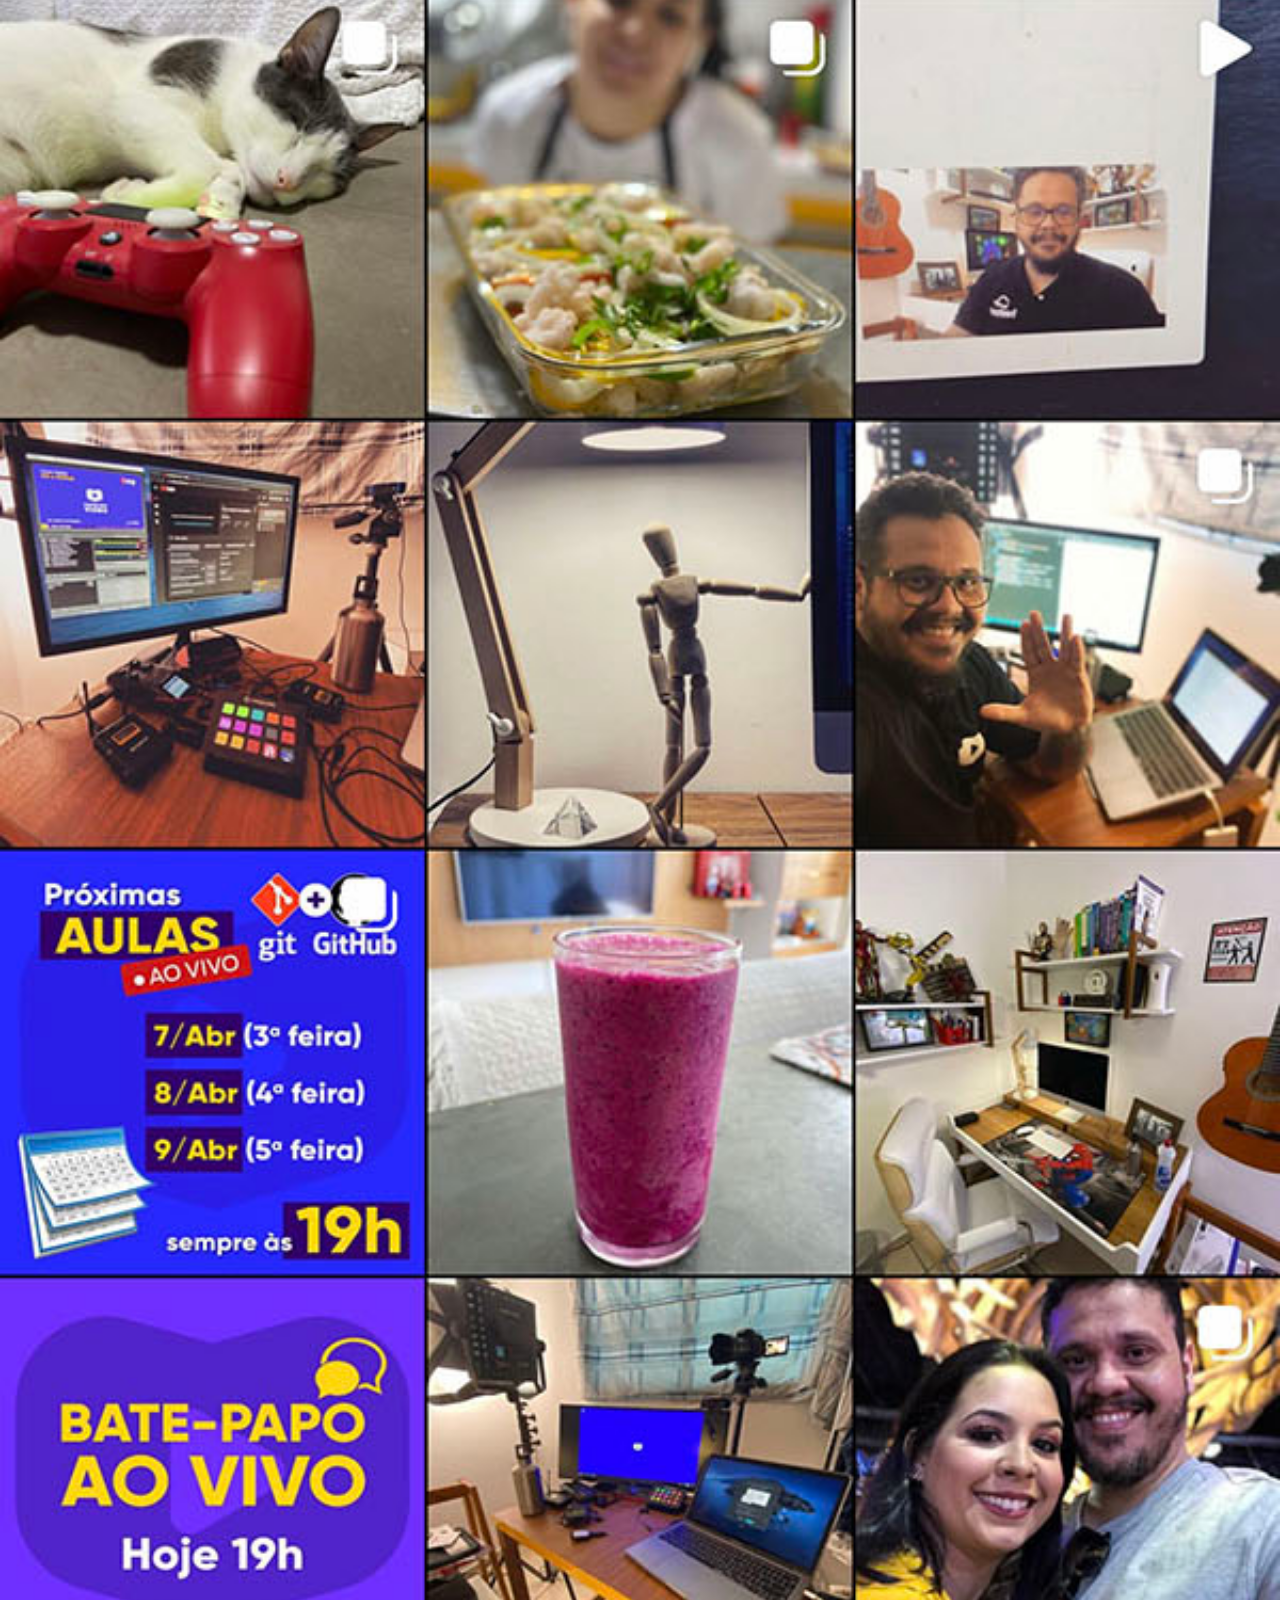
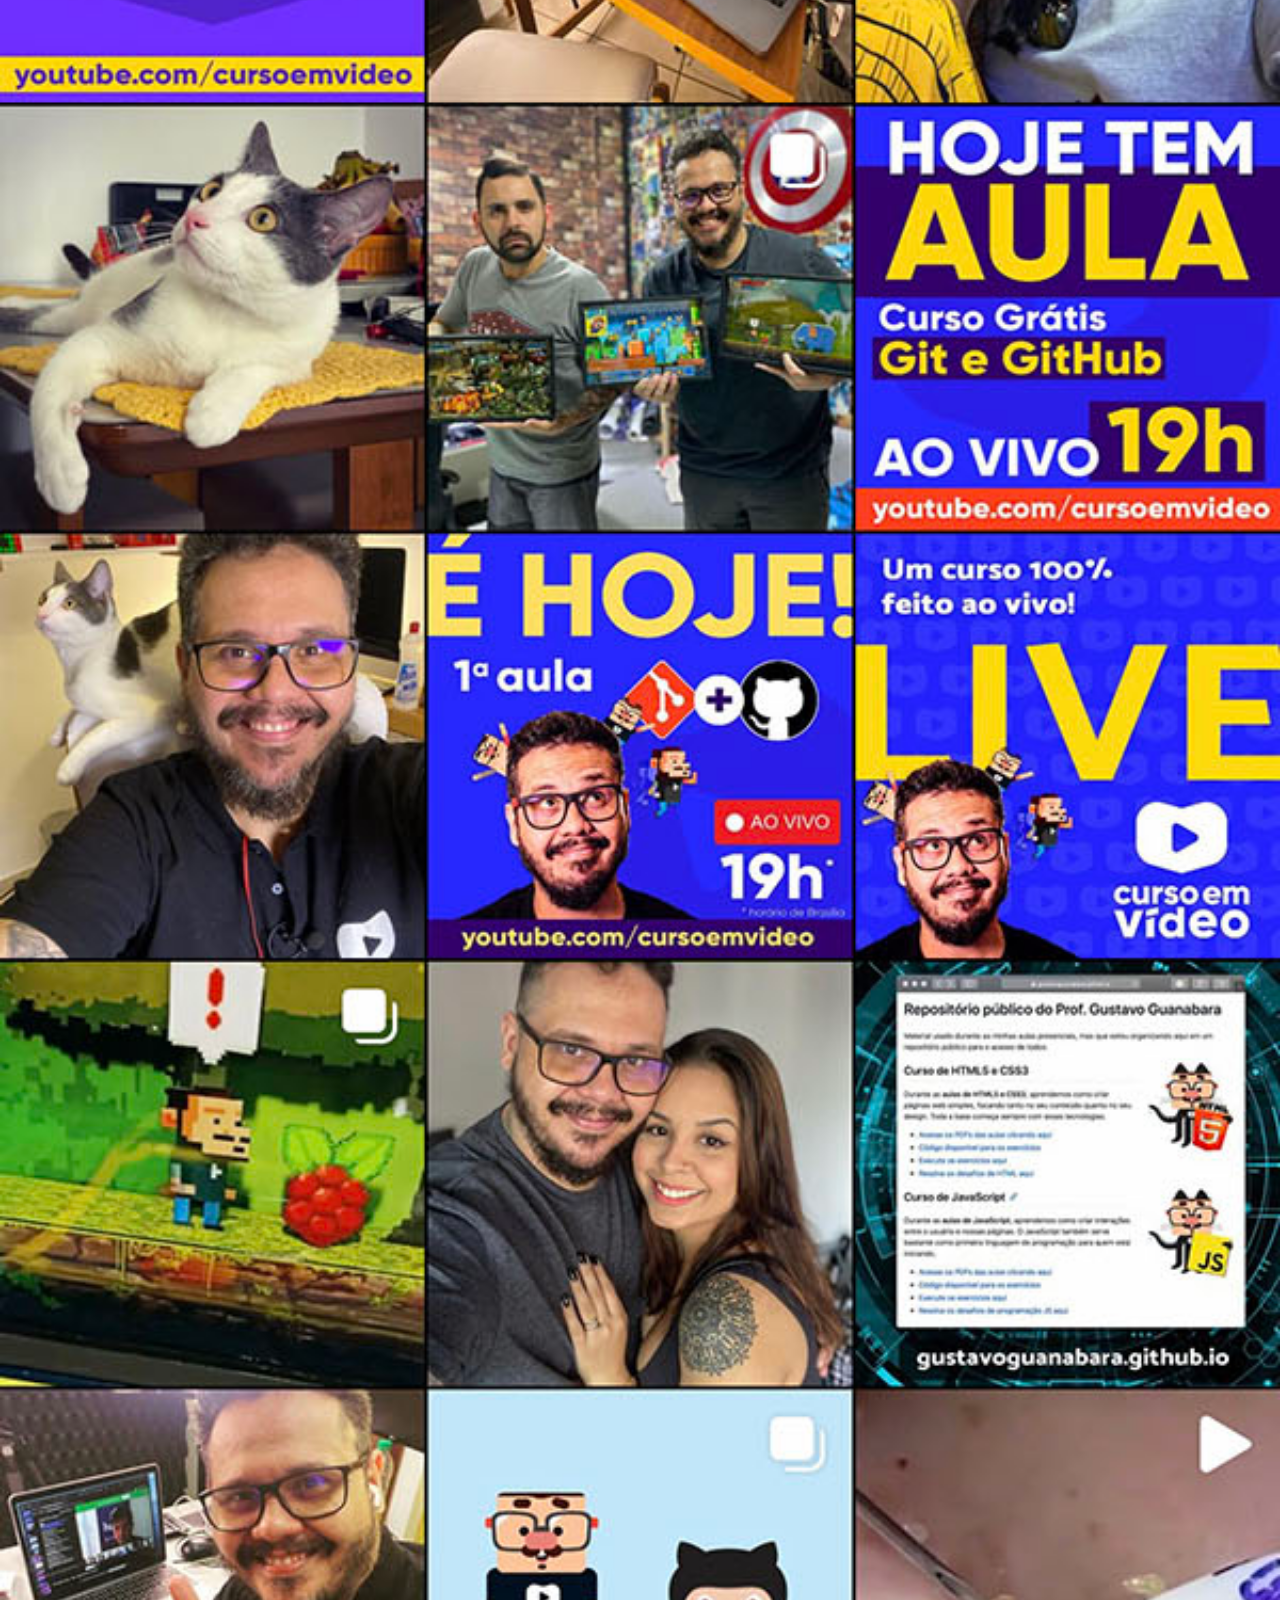
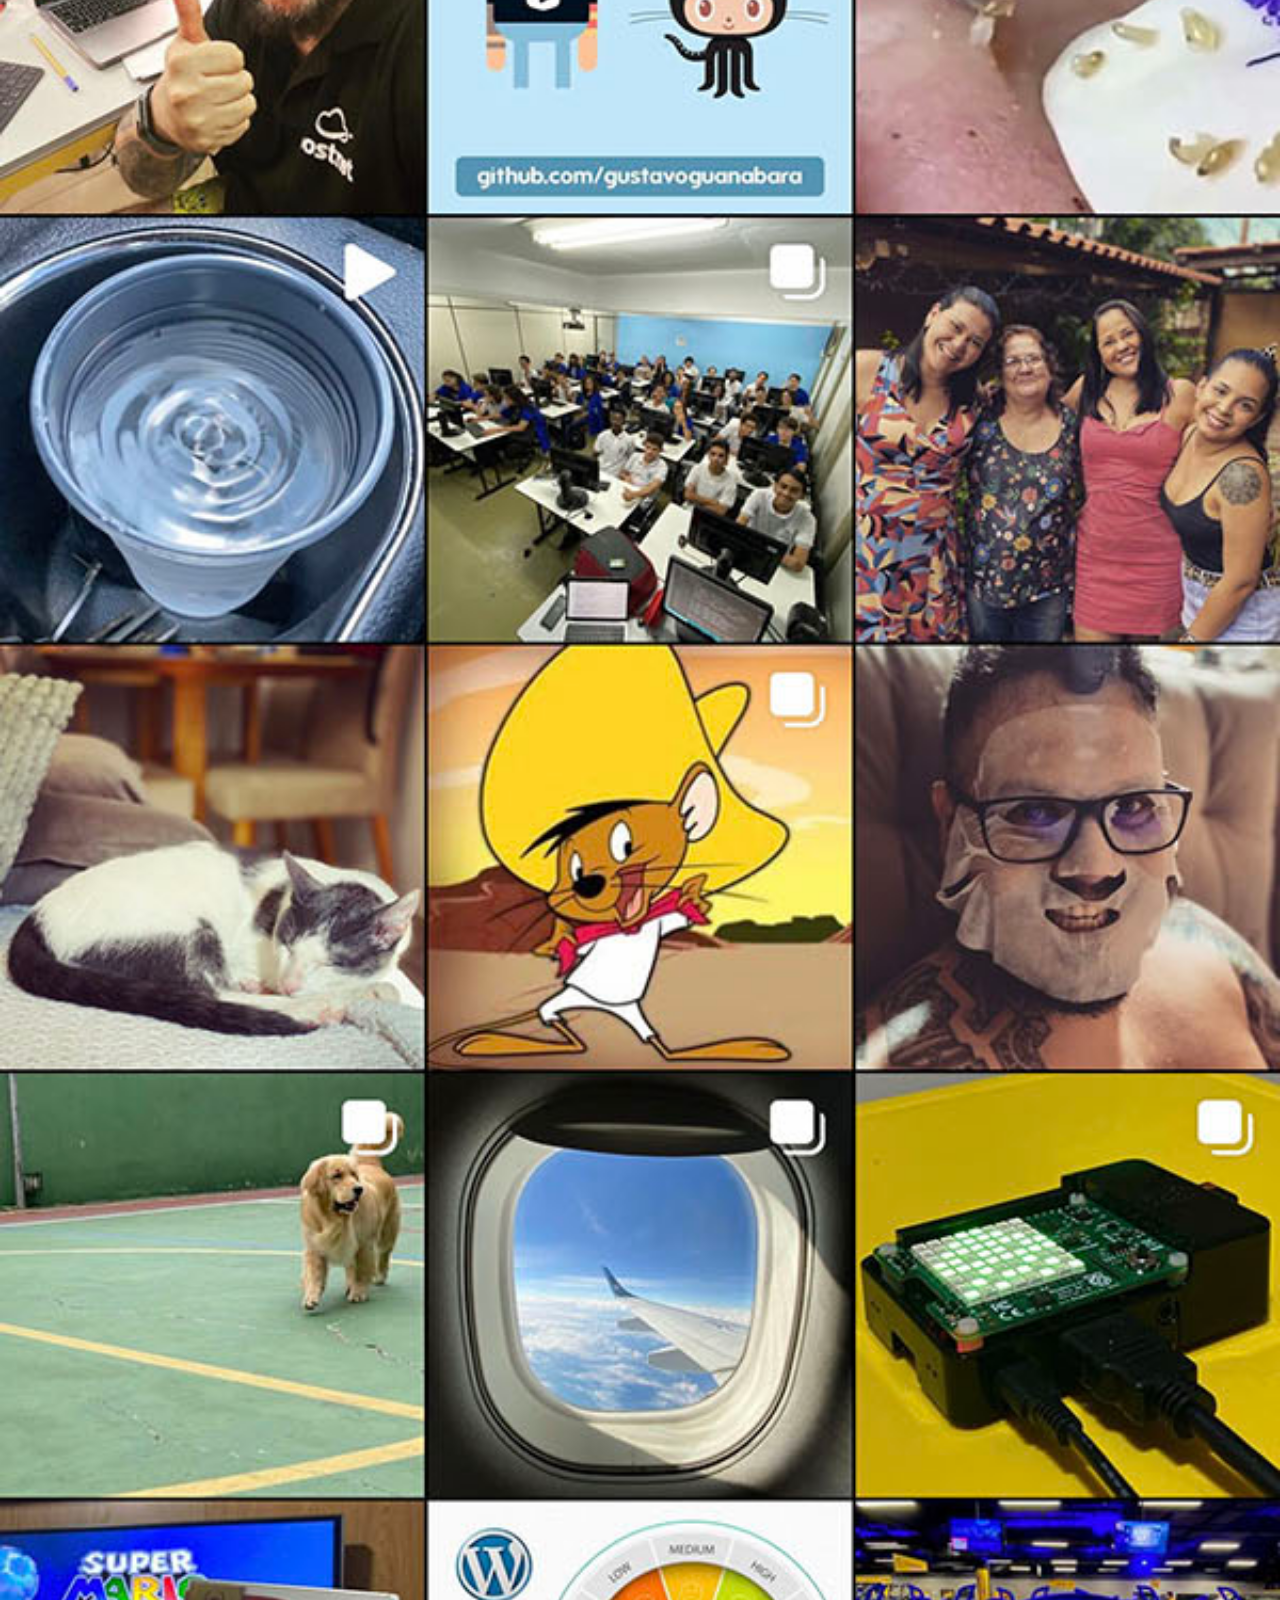
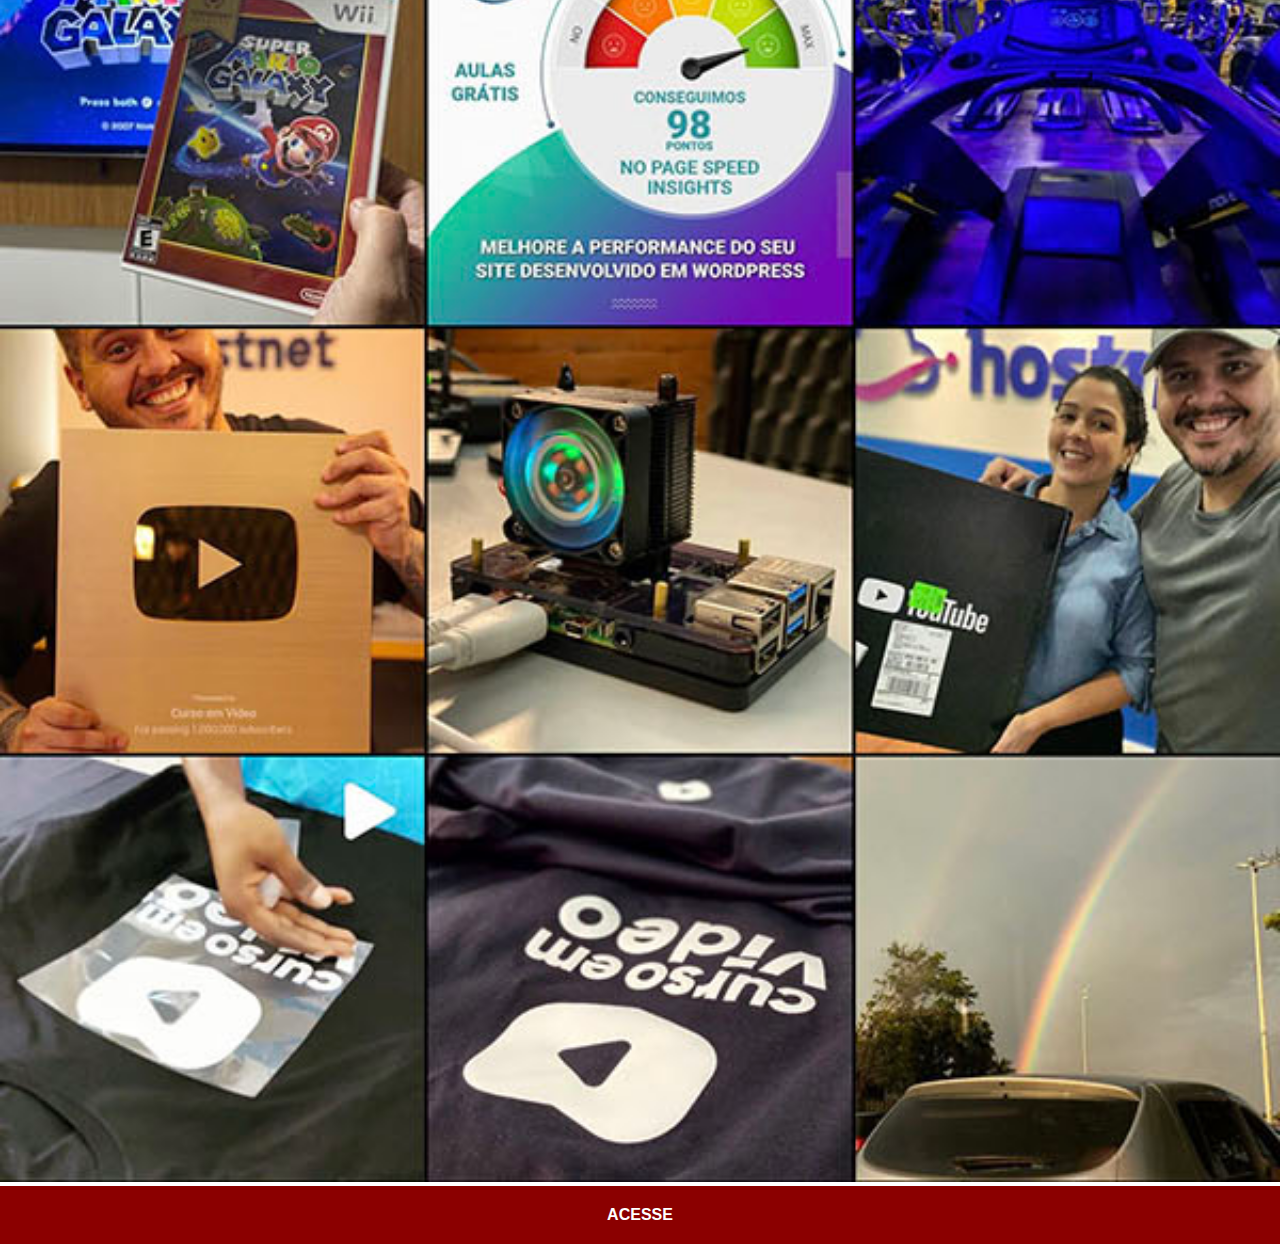
<file: instagram.html>
<!DOCTYPE html>
<html lang="pt-br">
<head>
    <meta charset="UTF-8">
    <meta name="viewport" content="width=device-width, initial-scale=1.0">
    <title>Instagram</title>
    <link rel="stylesheet" href="estilos/social.css">
</head>
<body>
    <img src="desafio13/imagens/tela-instagram.jpg" alt="Instagram">
    <a href="https://www.instagram.com/" target="_blank">ACESSE</a>
</body>
</html>
</file>
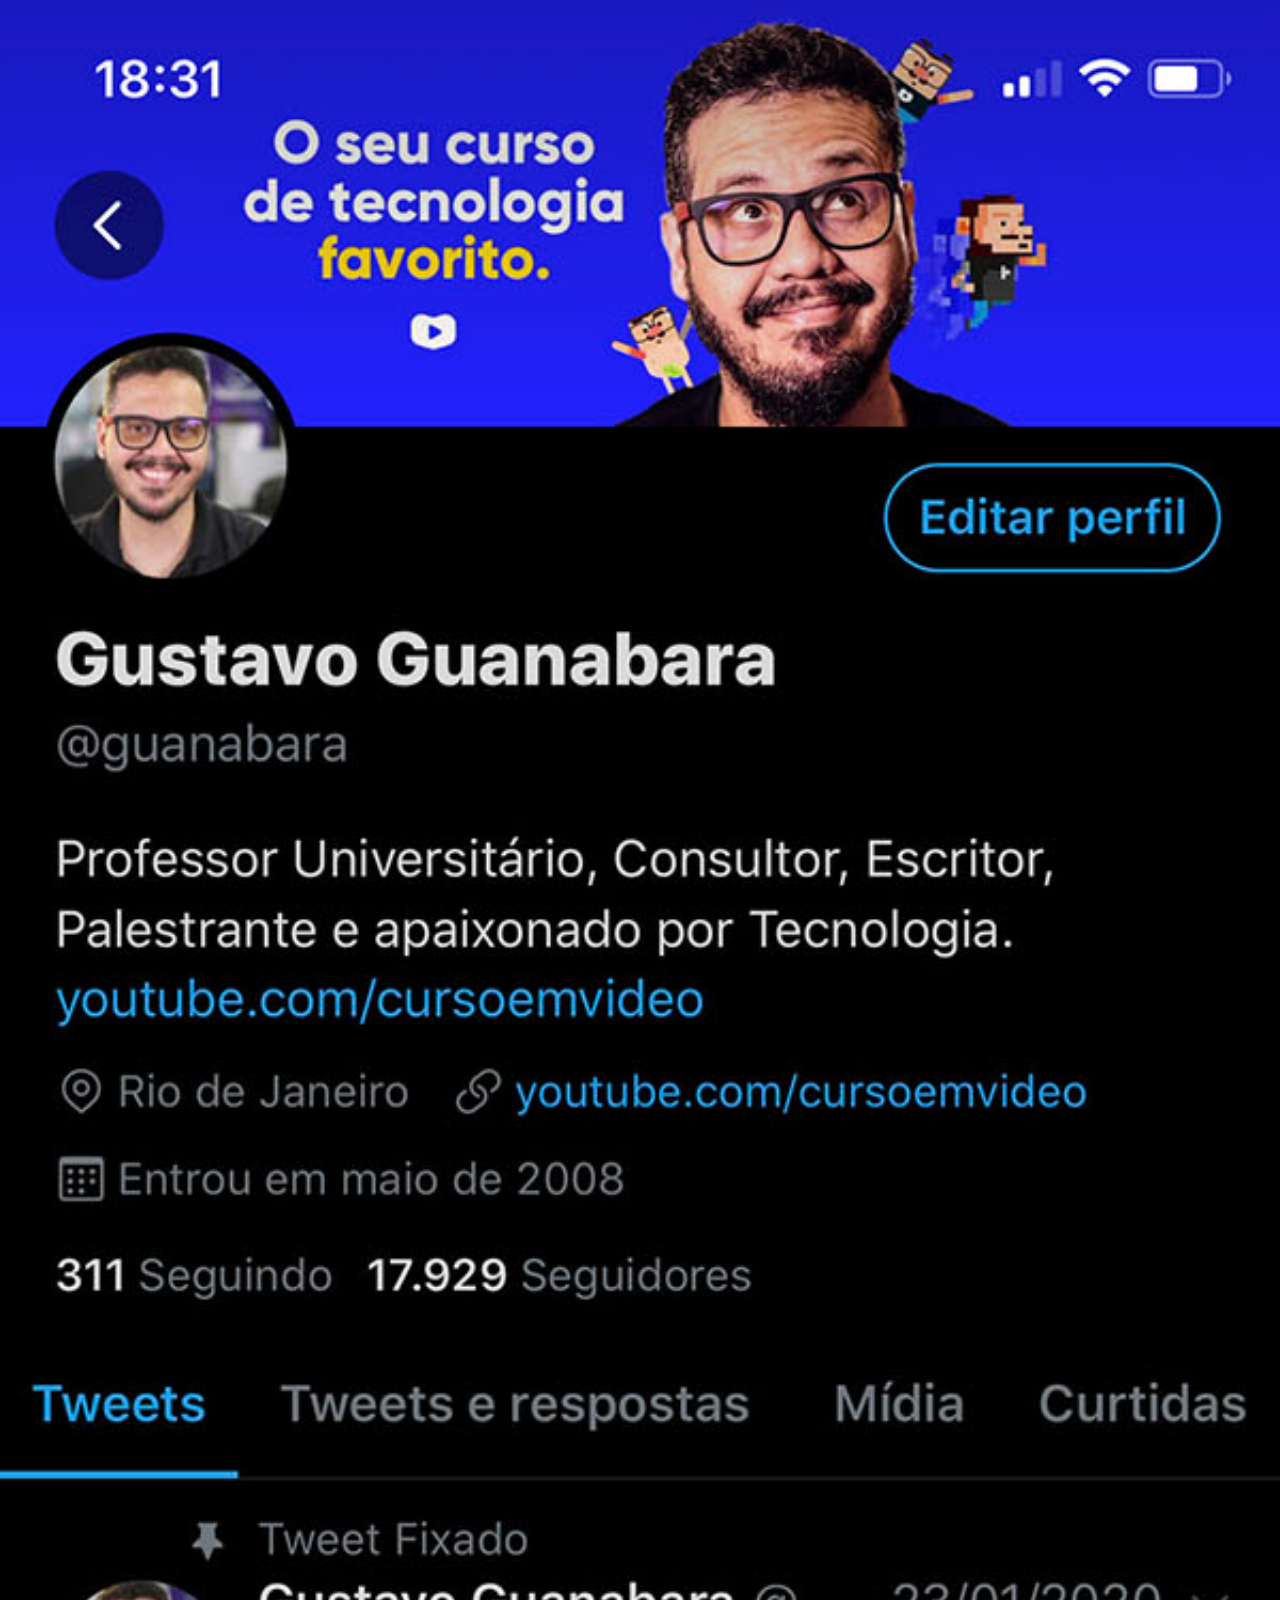
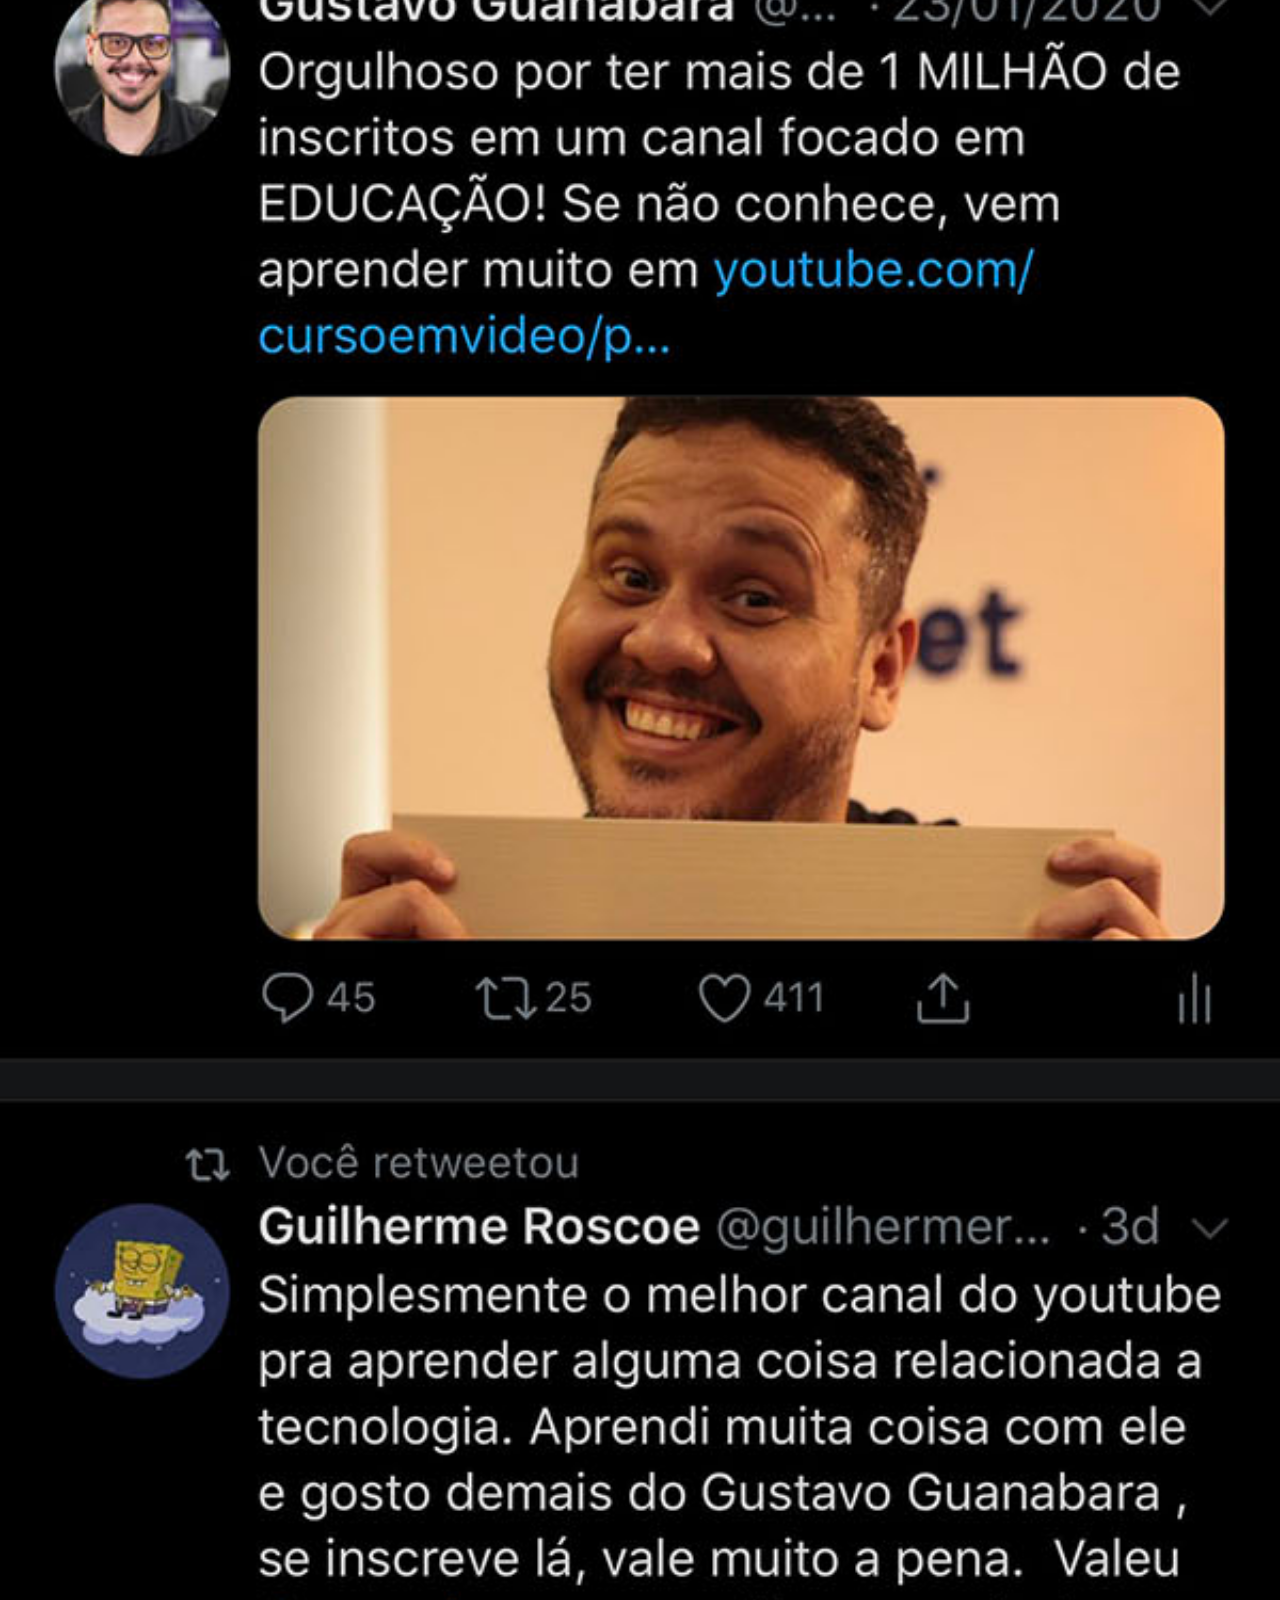
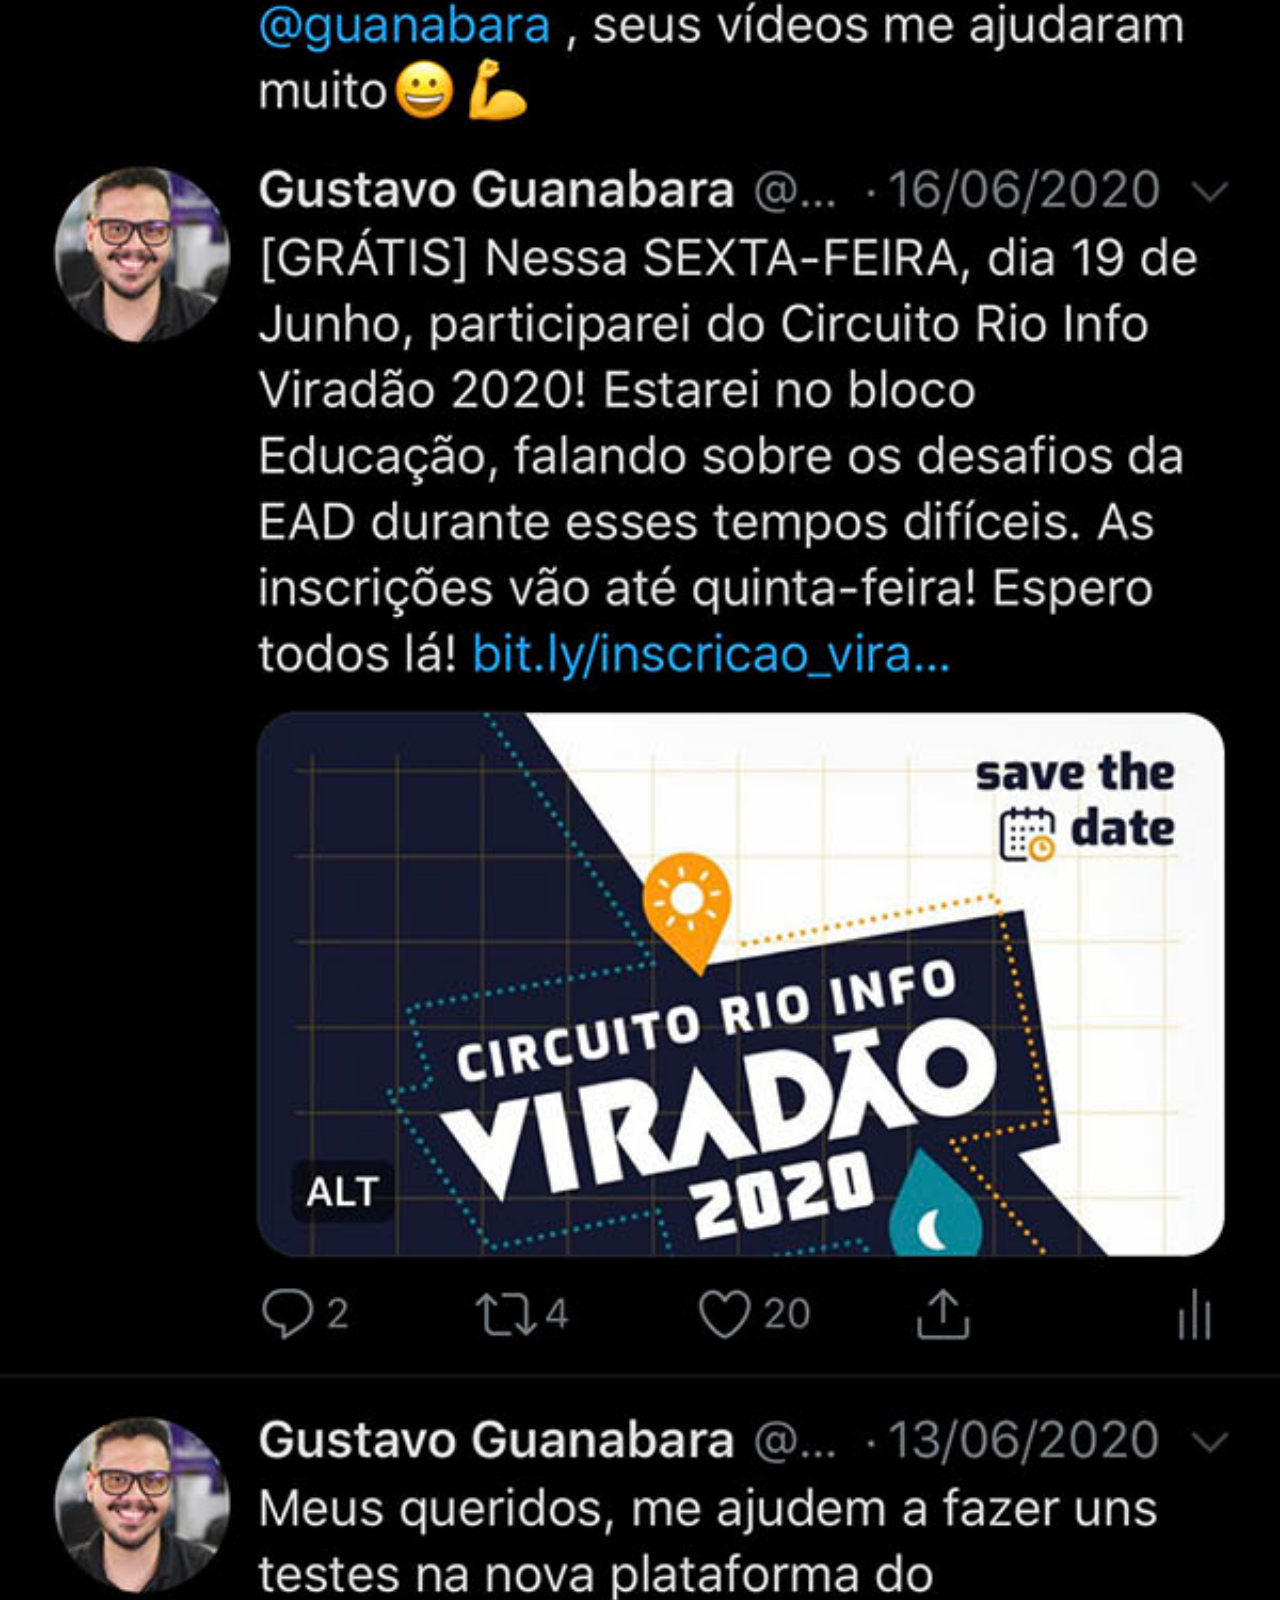
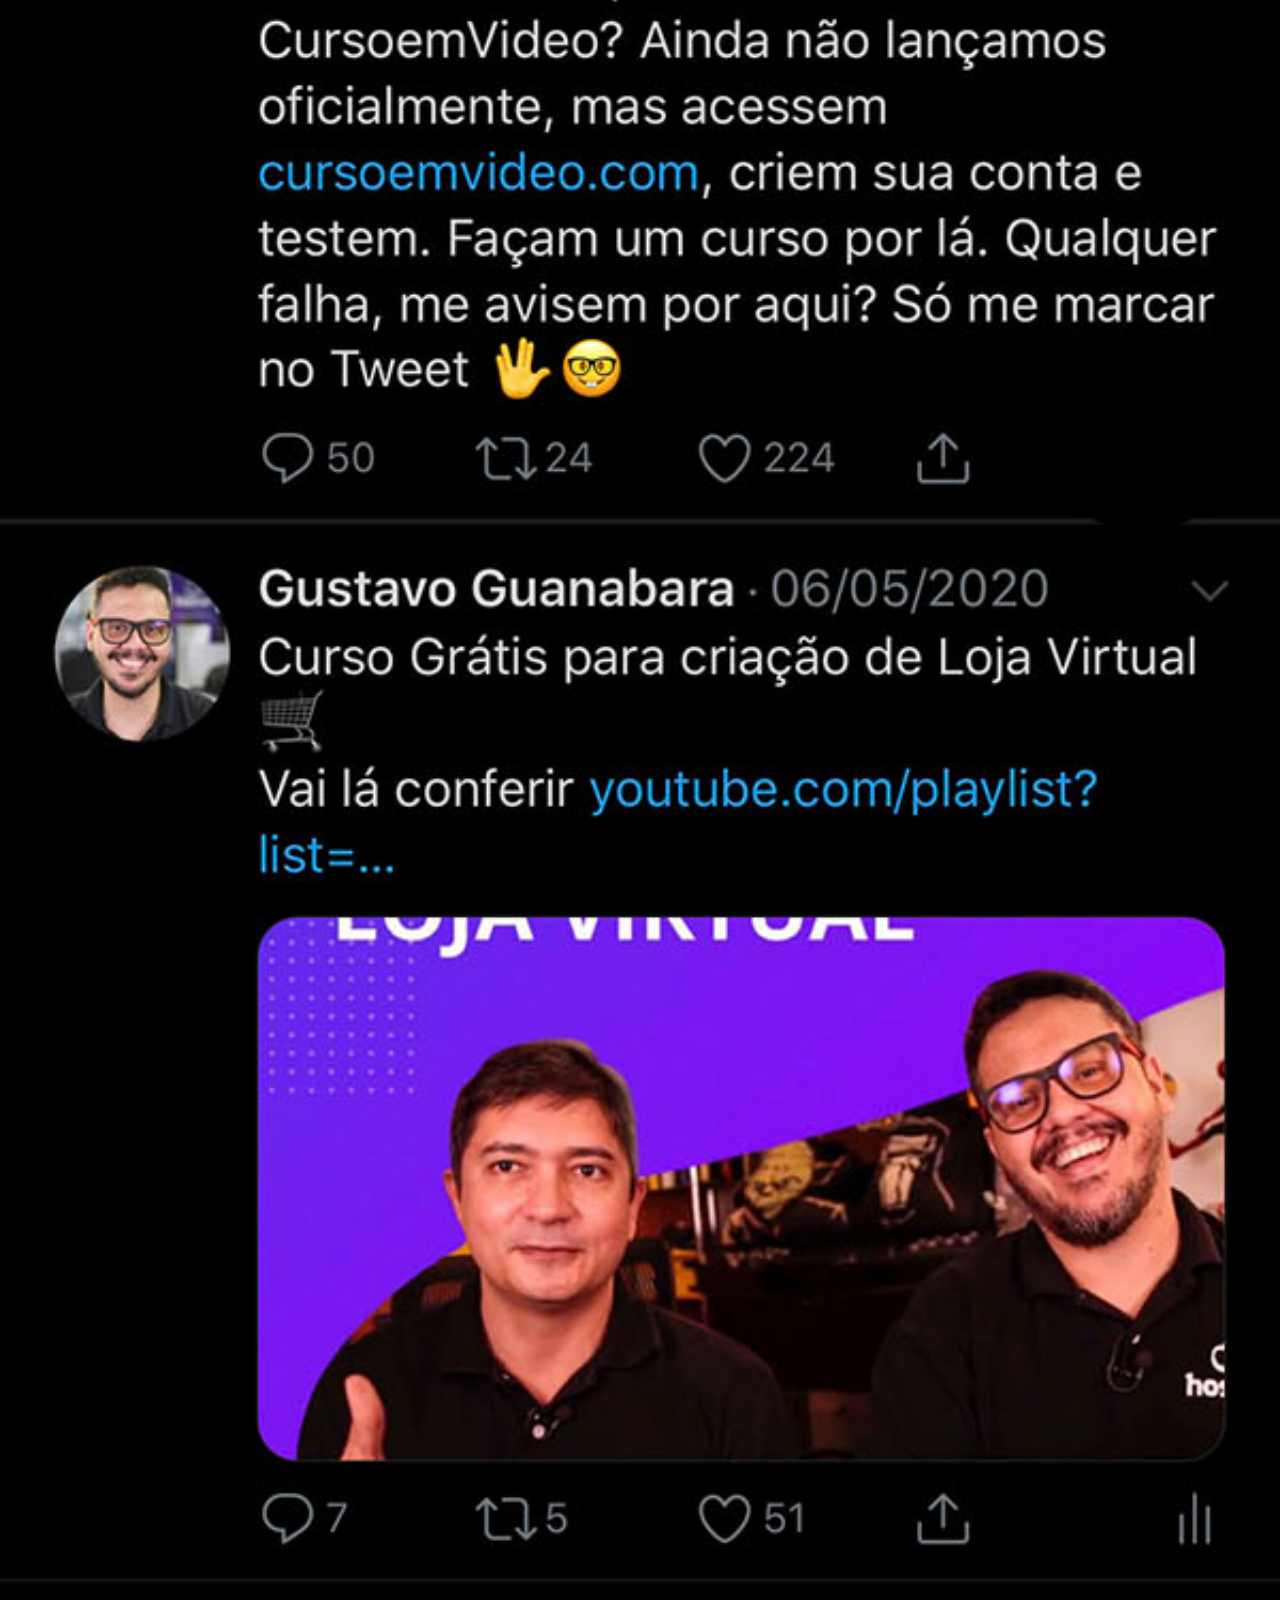
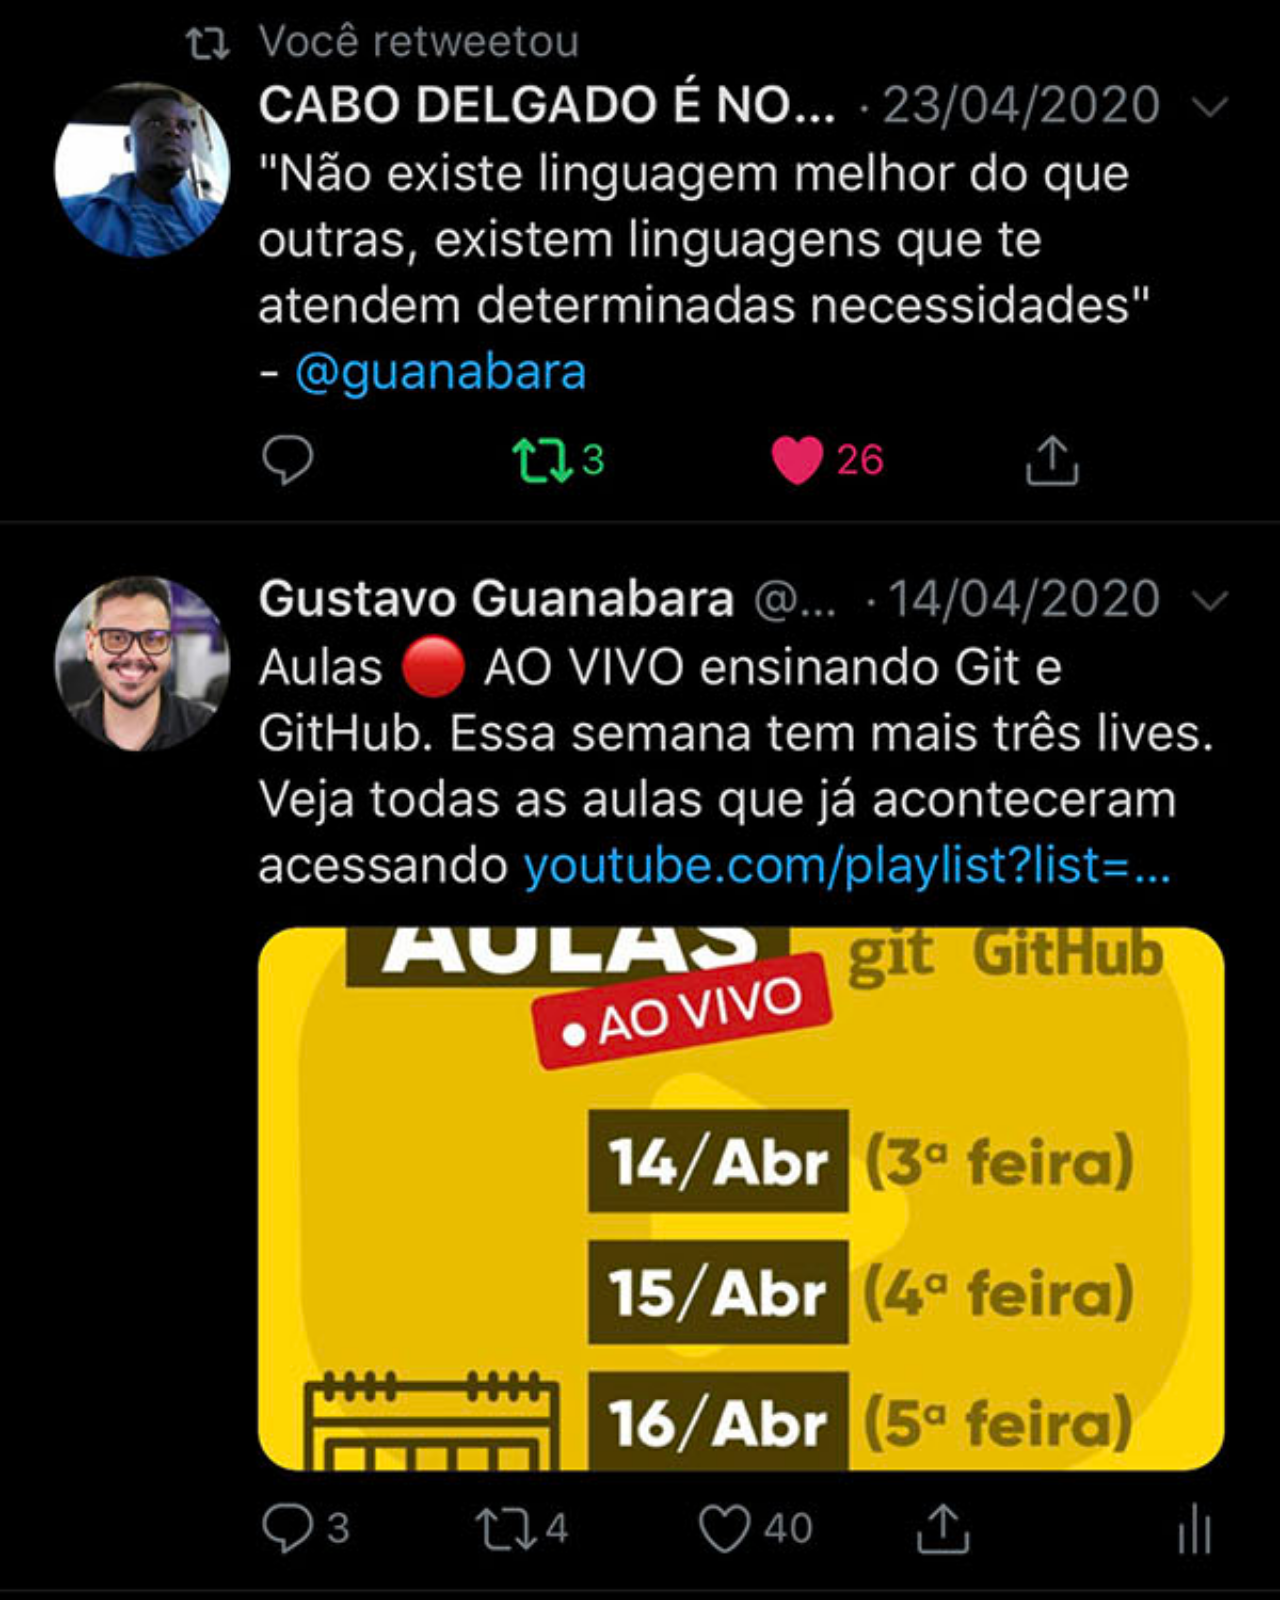
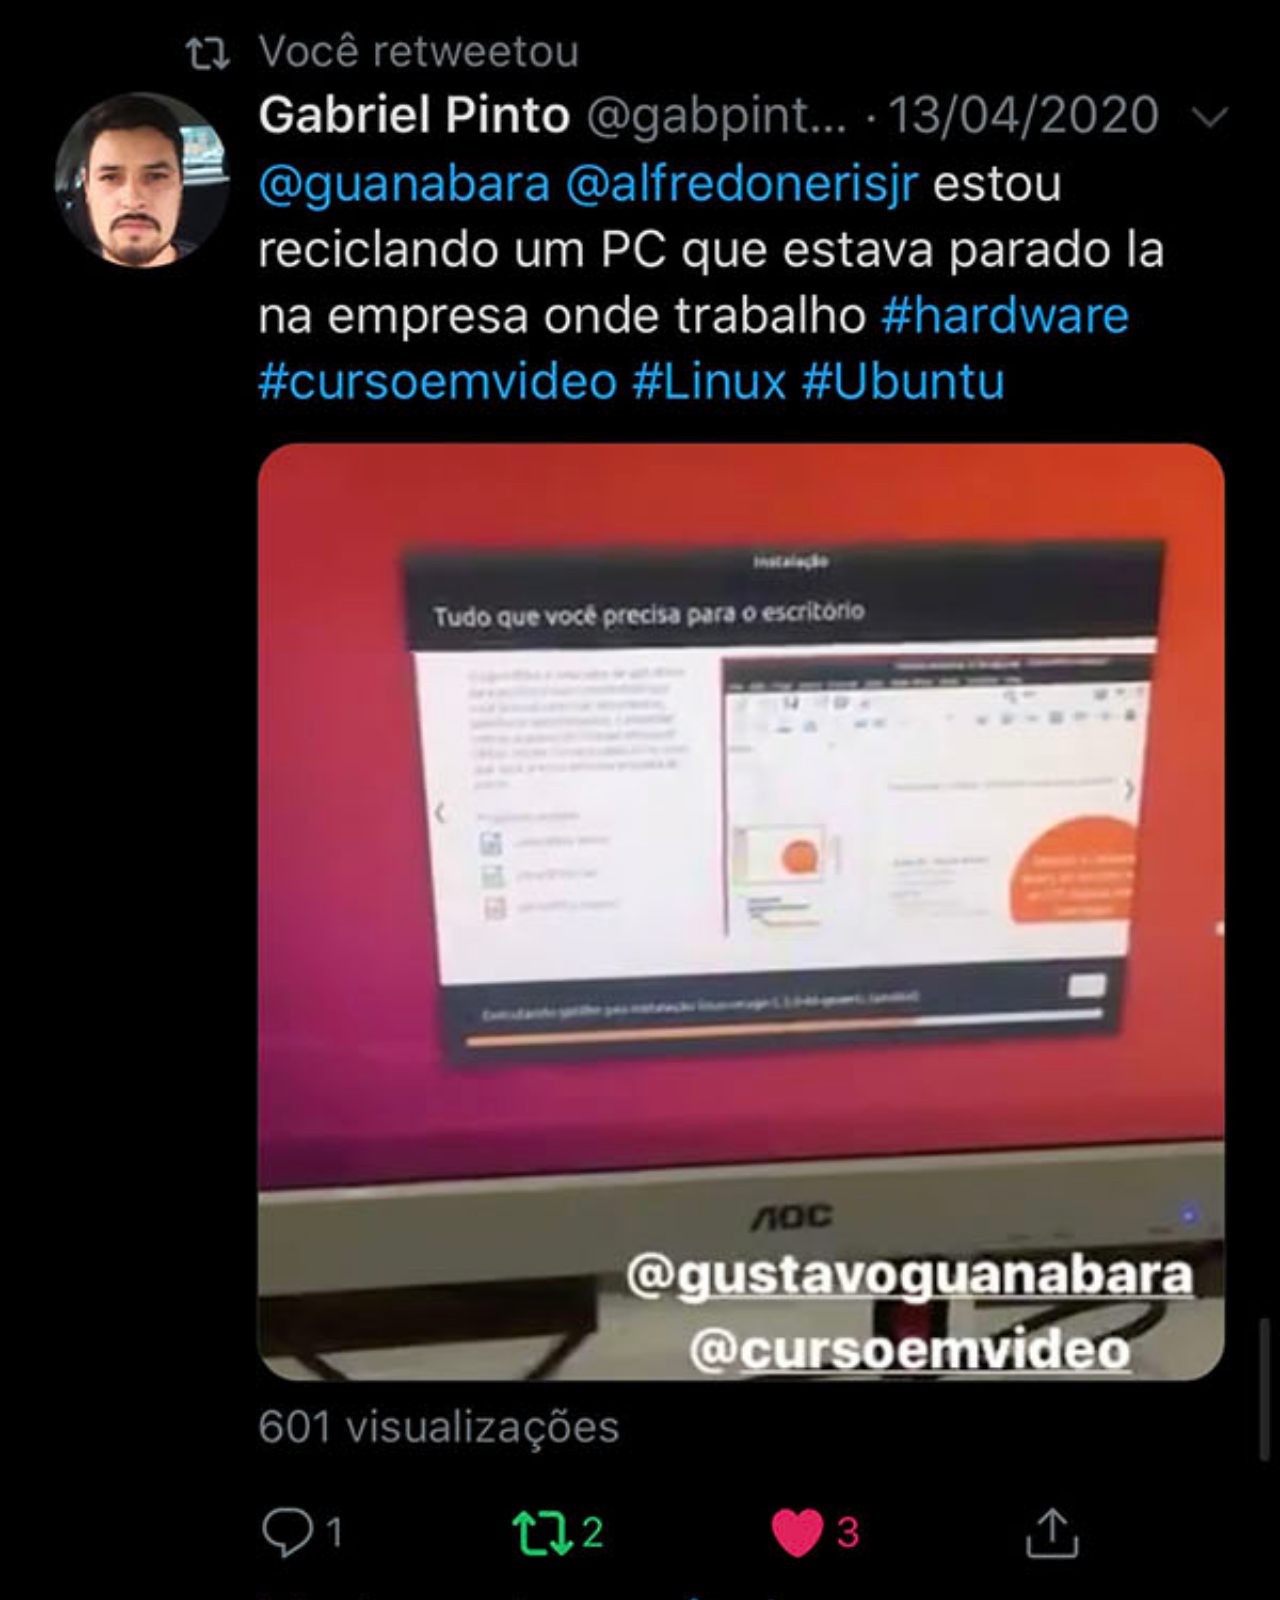
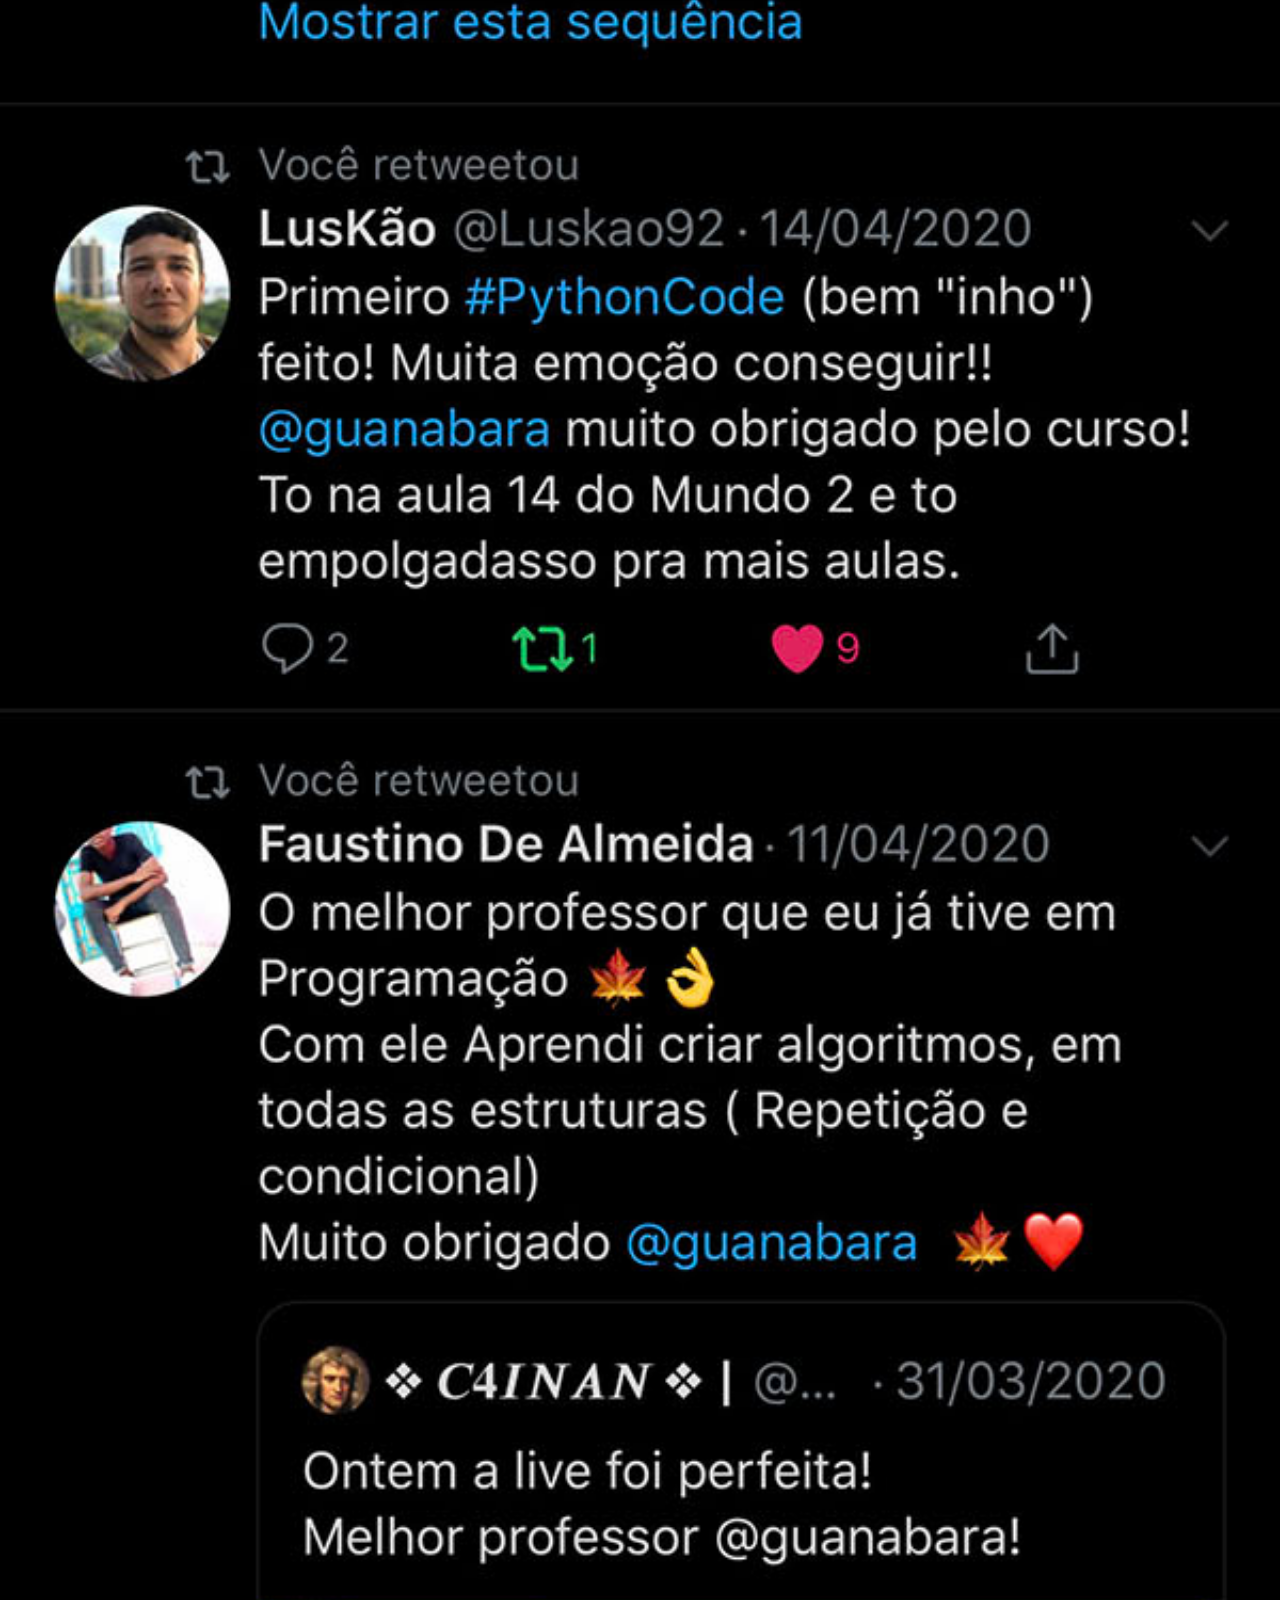
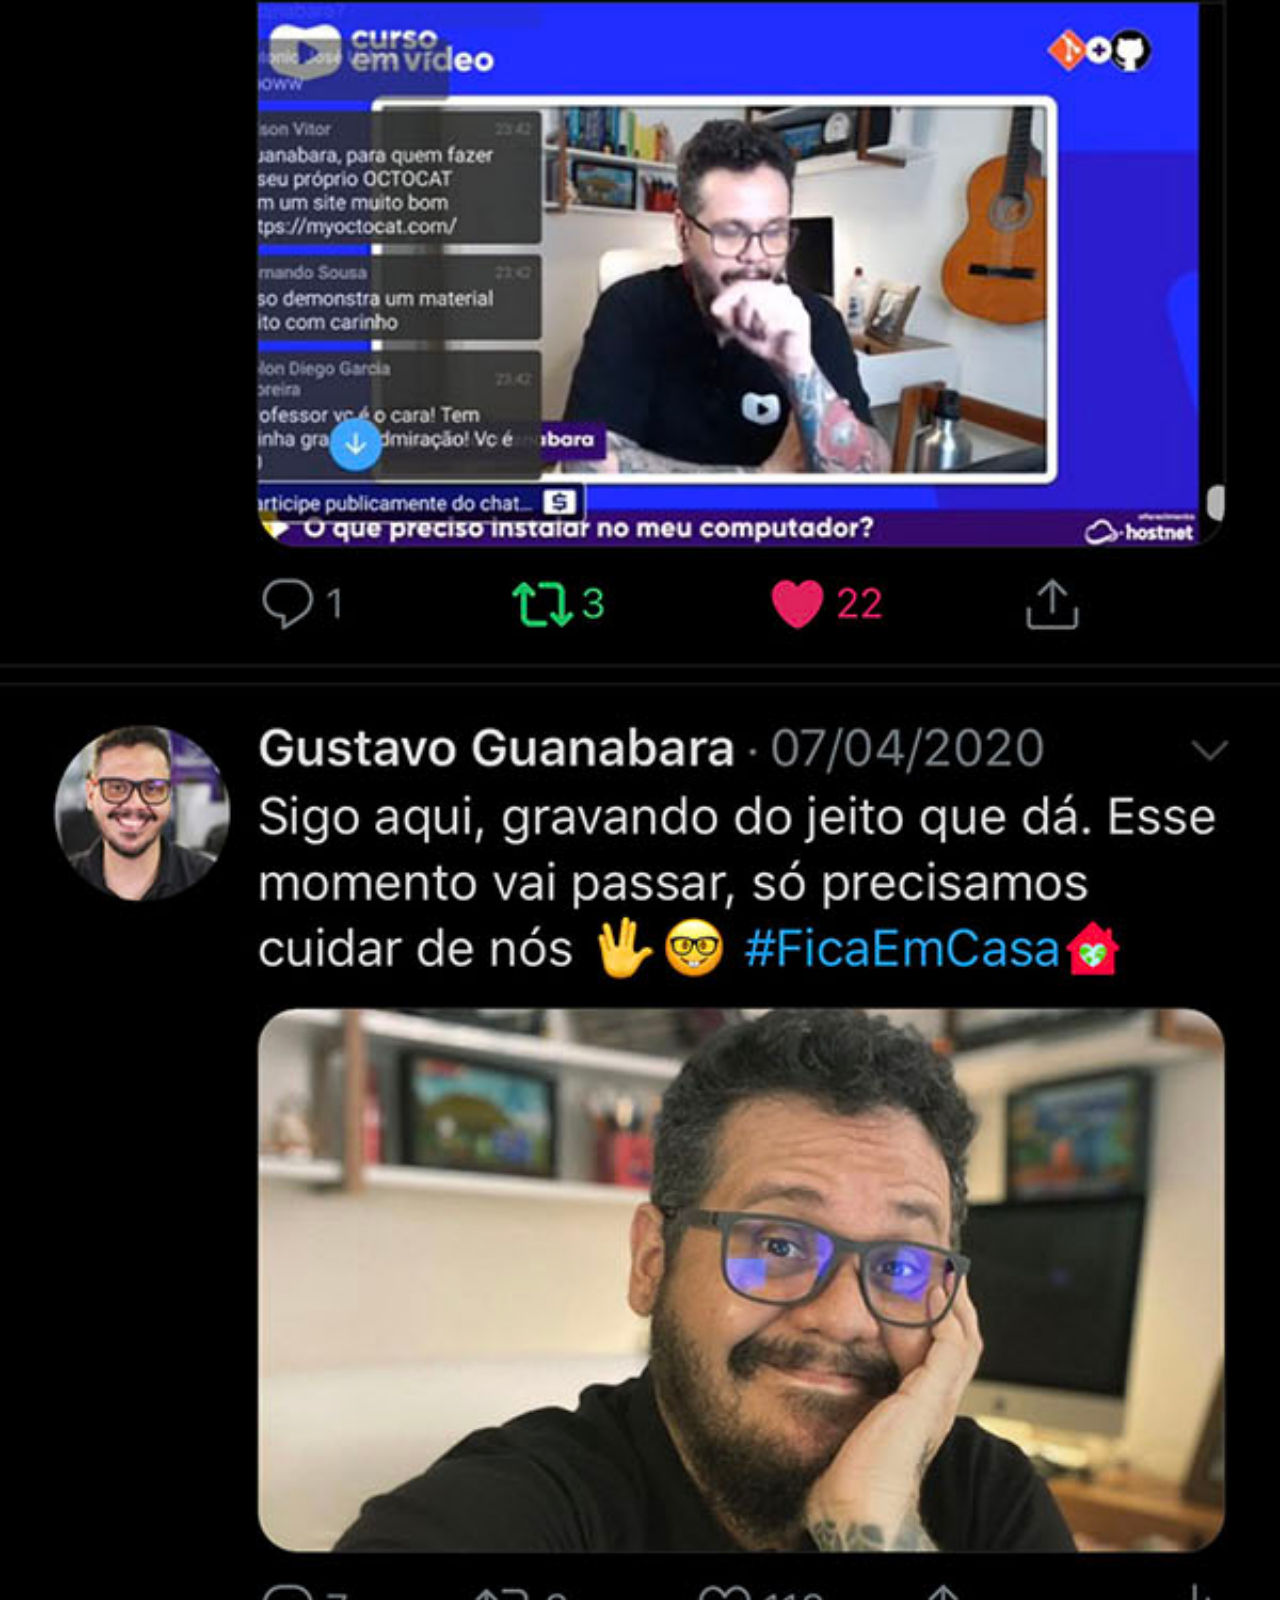
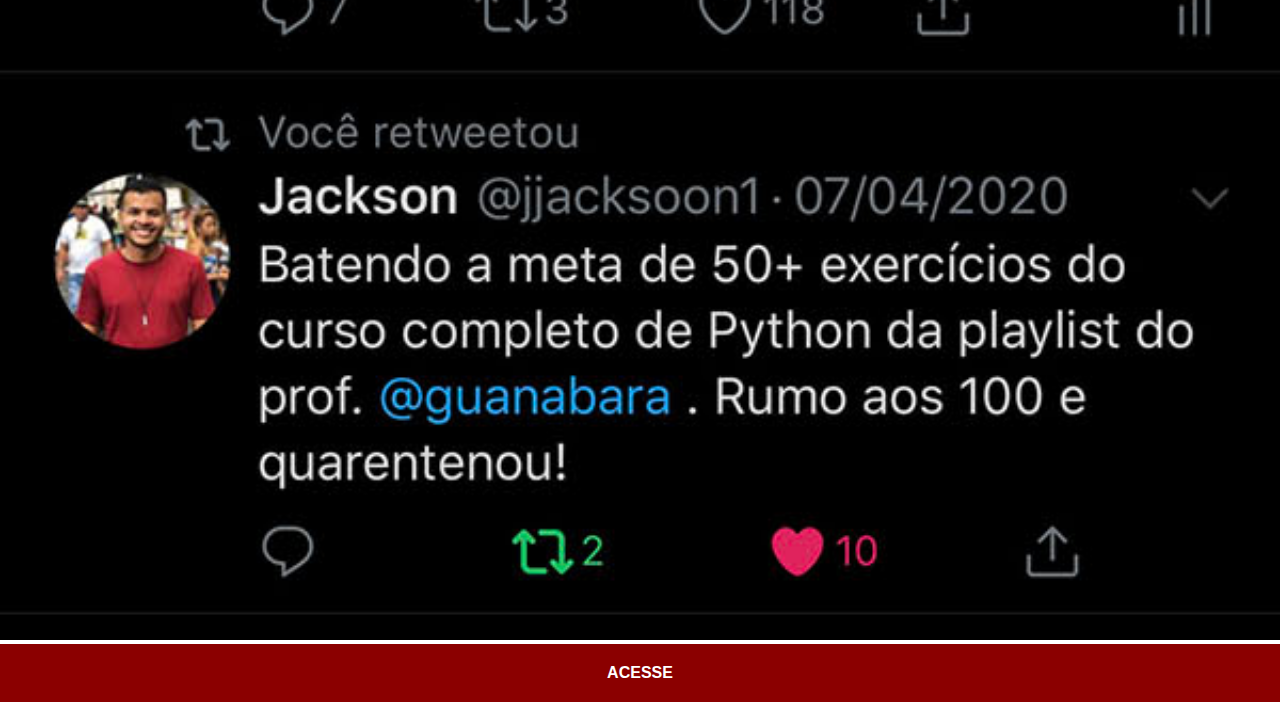
<file: twitter.html>
<!DOCTYPE html>
<html lang="pt-br">
<head>
    <meta charset="UTF-8">
    <meta name="viewport" content="width=device-width, initial-scale=1.0">
    <title>Twitter</title>
    <link rel="stylesheet" href="estilos/social.css">
</head>
<body>
    <img src="desafio13/imagens/tela-twitter.jpg" alt="Twitter">
    <a href="https://twitter.com/i/flow/login?input_flow_data=%7B%22requested_variant%22%3A%22eyJsYW5nIjoicHQifQ%3D%3D%22%7D" target="_blank">ACESSE</a>
</body>
</html>
</file>
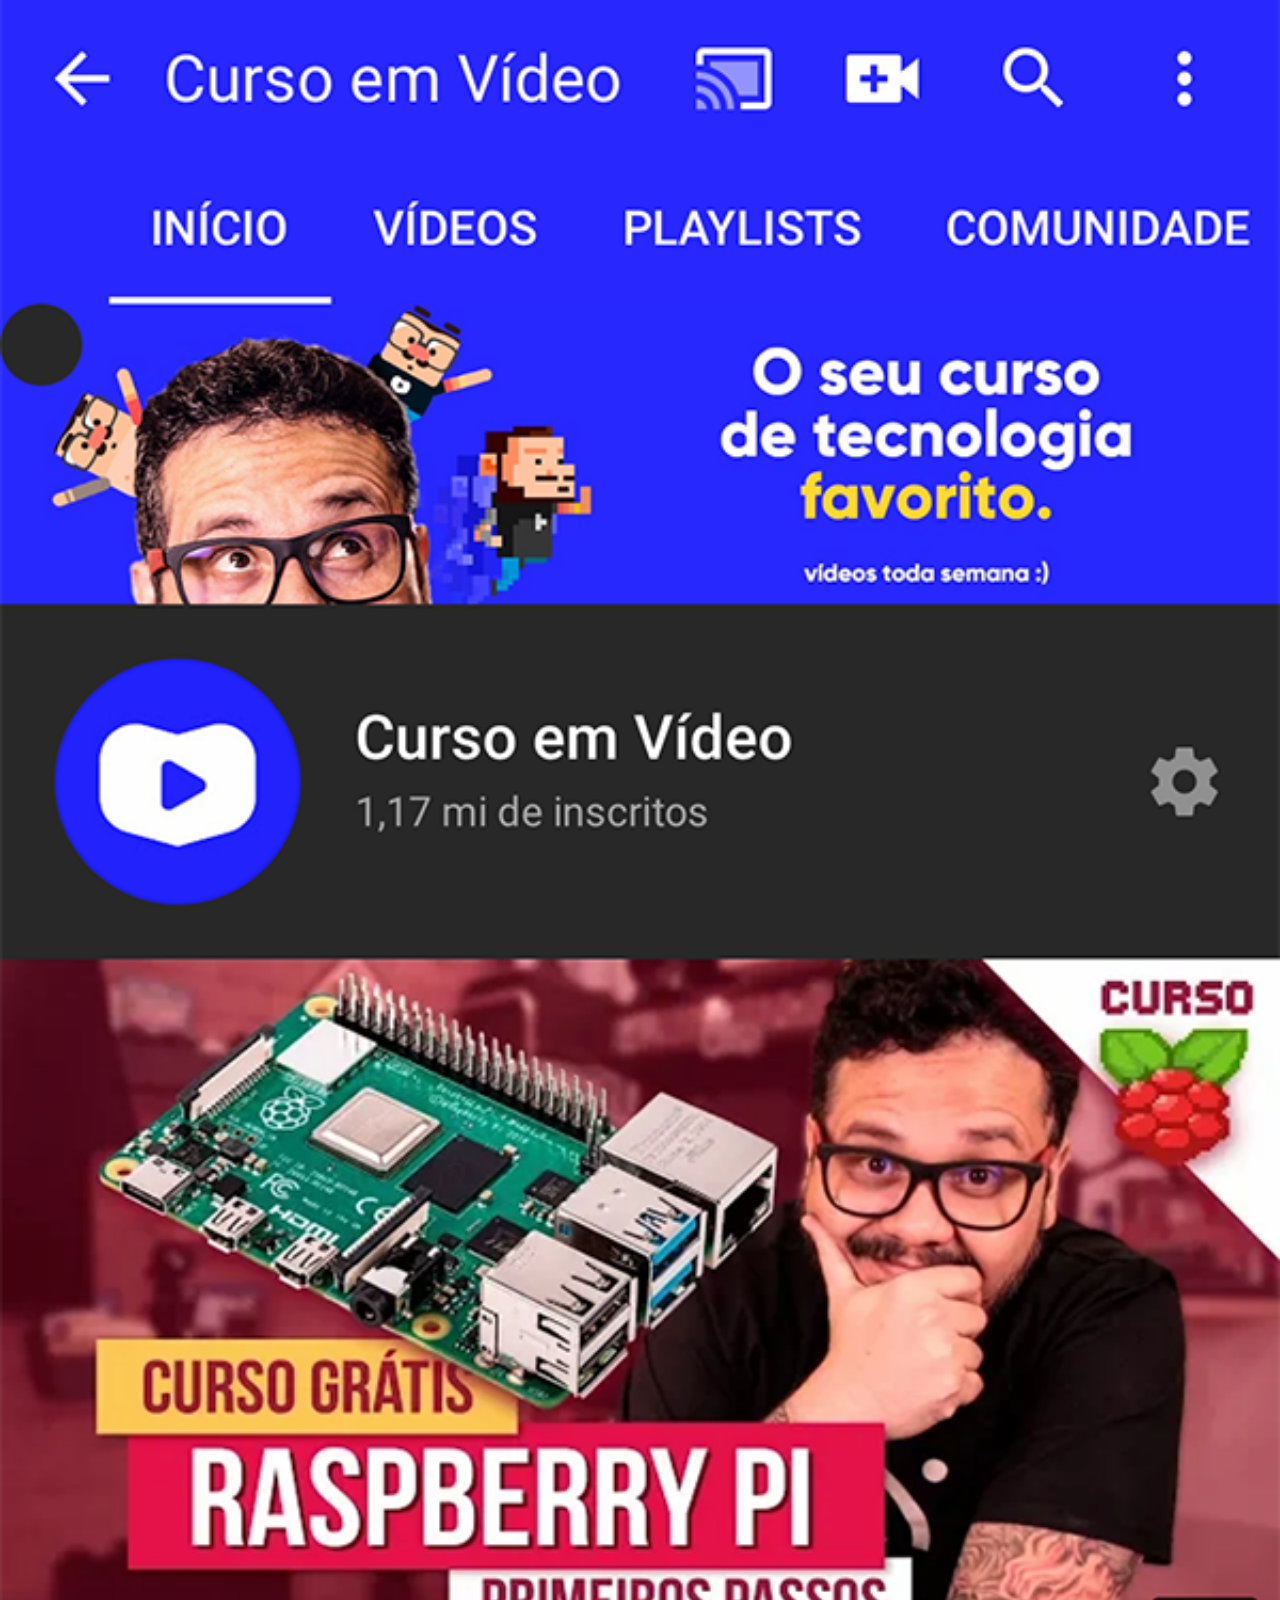
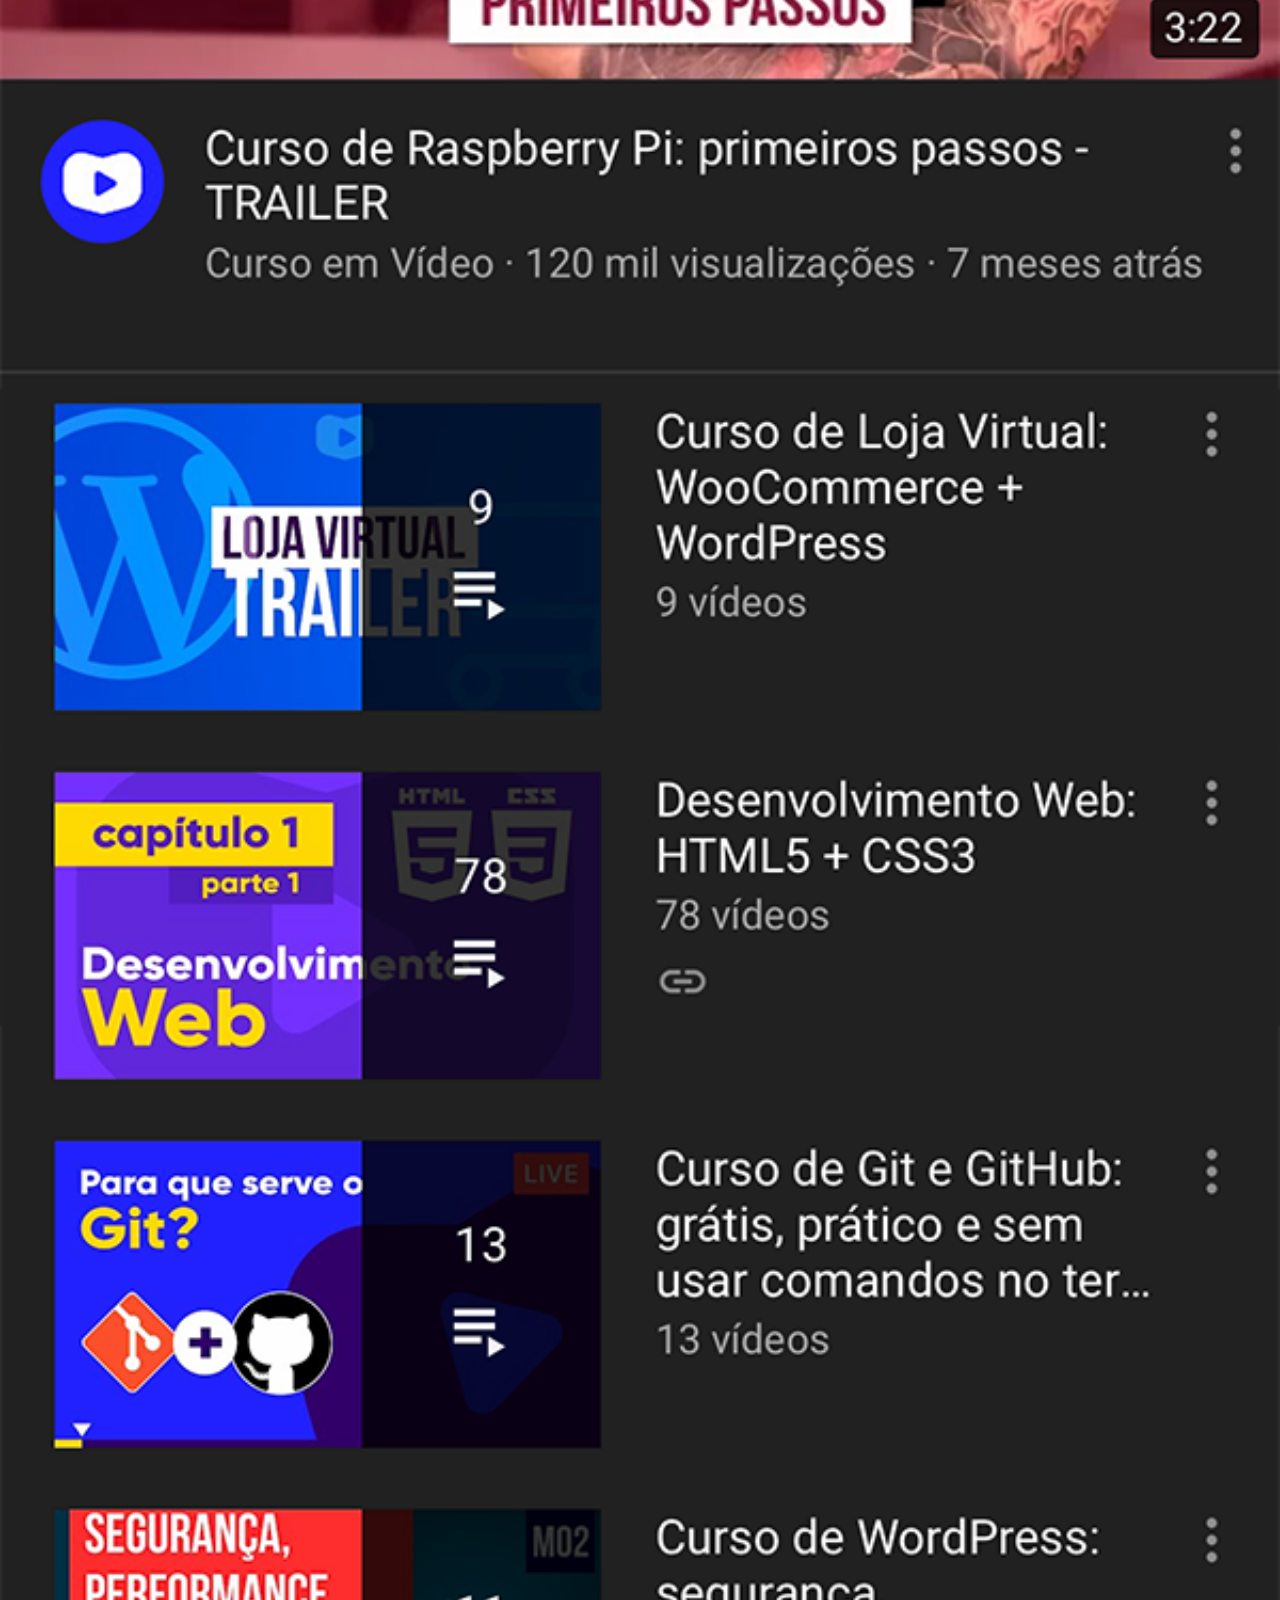
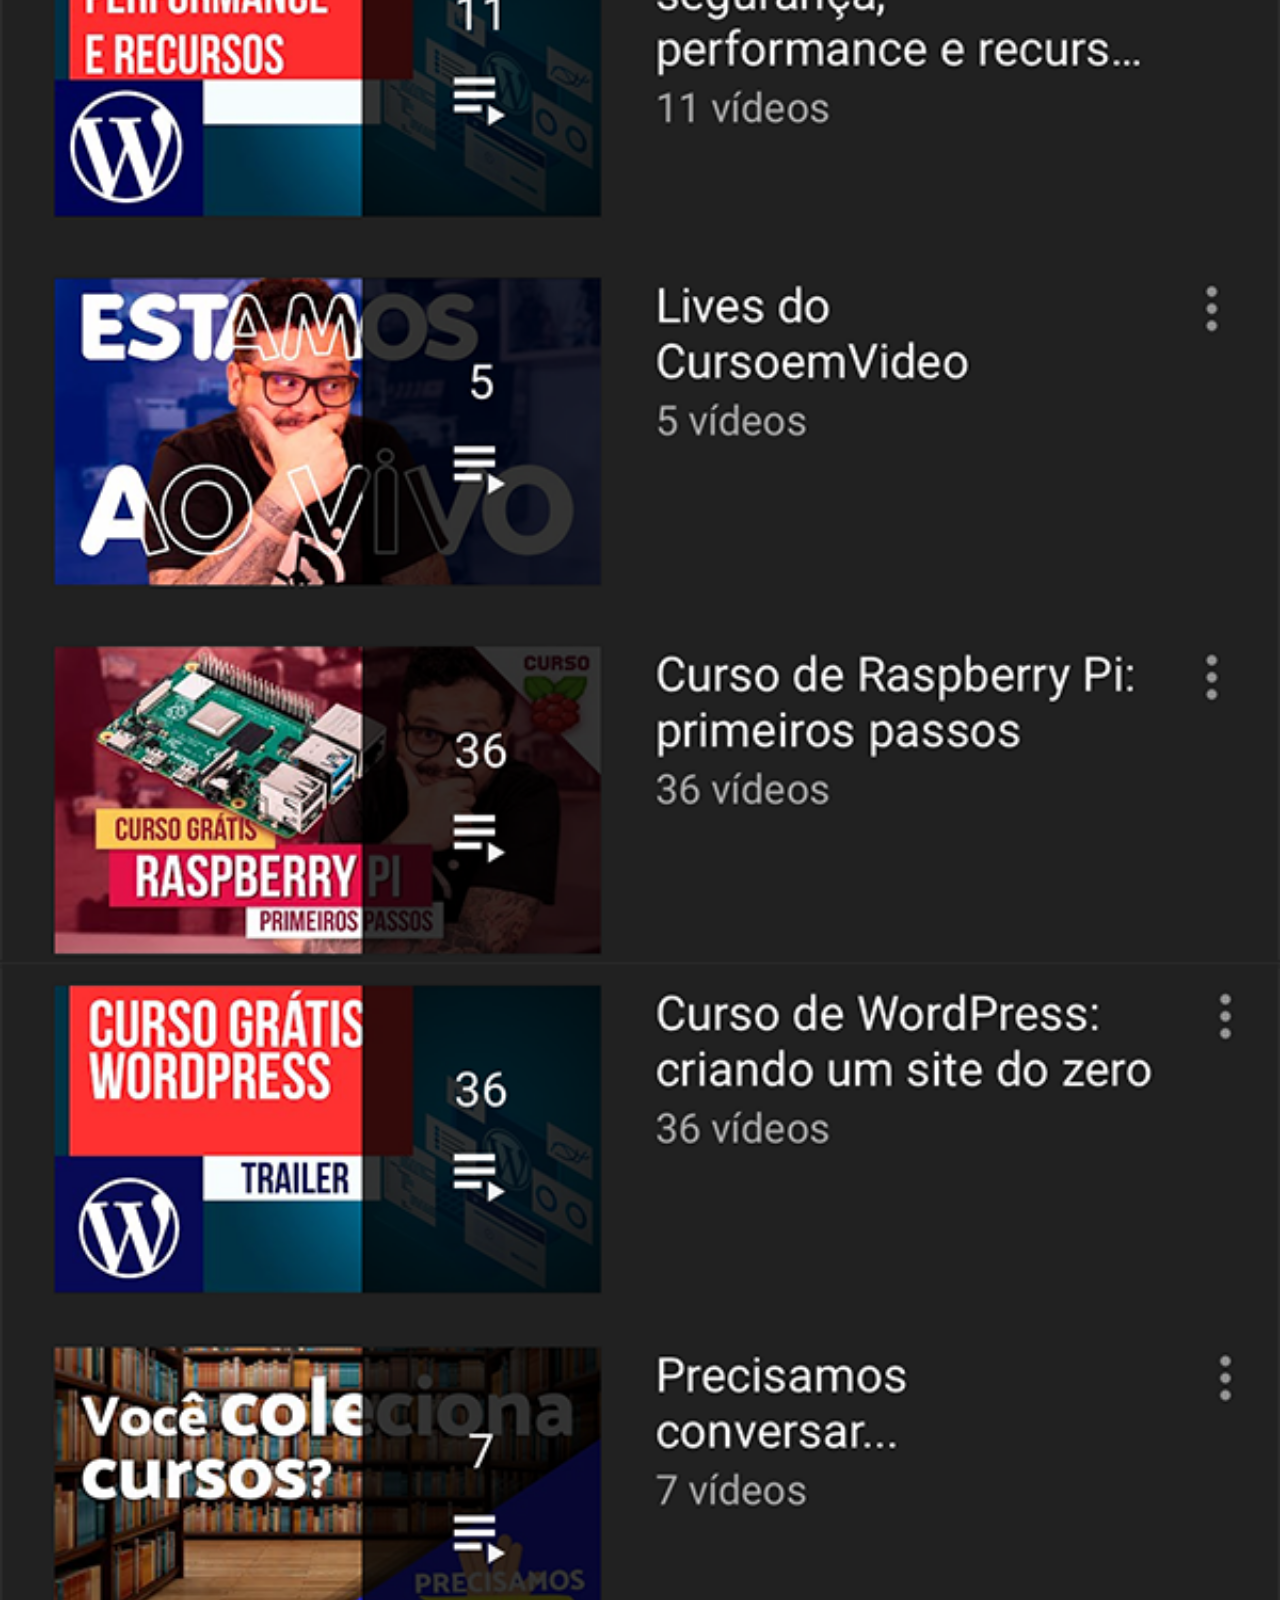
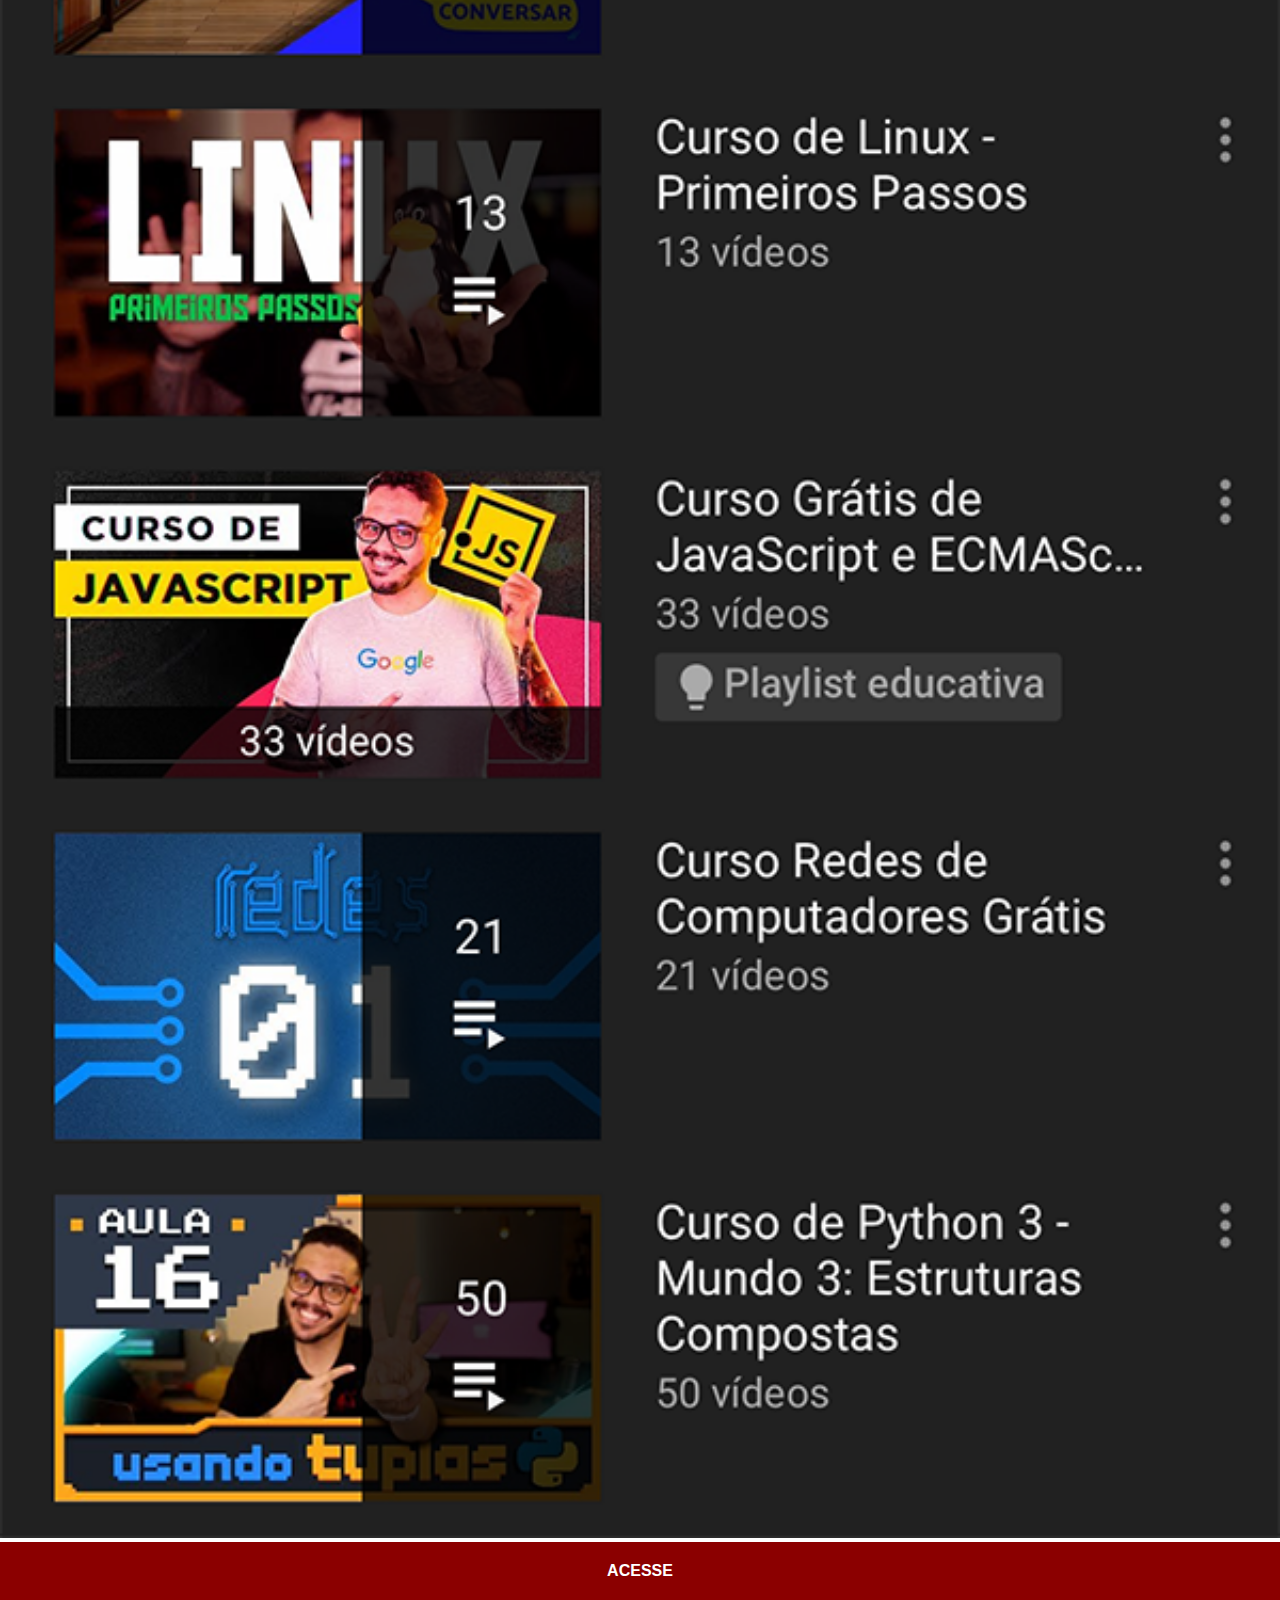
<file: youtube.html>
<!DOCTYPE html>
<html lang="pt-br">
<head>
    <meta charset="UTF-8">
    <meta name="viewport" content="width=device-width, initial-scale=1.0">
    <title>Youtube</title>
    <link rel="stylesheet" href="estilos/social.css">
    
</head>
<body>
    <img src="desafio13/imagens/tela-youtube.png" alt="Youtube"> <a href="https://www.youtube.com/@CursoemVideo" target="_blank">ACESSE</a>
</body>
</html>
</file>
<file: estilos/style.css>
@charset "UTF-8";

* {

    margin: 0px;
    padding: 0px;
    font-family: Arial, Helvetica, sans-serif;
}

html, body {

    height: 100vh;
    width: 100vw;
}

body {

    background: url('../desafio13/imagens/fundo-madeira.jpg') no-repeat top center;
    background-size: cover; /*usa o cover pra cobrir a tela toda*/
    background-attachment: fixed;
}

main {

    height: 100vh;
    position: relative;
}

section#telefone {

    position: absolute;
    top: 50%;
    left: 50%;
    transform: translate(-50%, -50%);

    height: 627px;
    width: 311px;
    background: url('../desafio13/imagens/frame-iphone.png') no-repeat;
}

iframe#tela {
    position: relative;
    top: 80px;
    left: 22px;
    width: 267px;
    height: 471px;
}

section#redes-sociais {
    text-align: right;
}

section#redes-sociais img {

    width: 50px;
    margin: 10px;
    border-radius: 50%;
    box-shadow: 2px 2px rgba(0, 0, 0, 0.404);
    box-sizing: border-box;

}

section#redes-sociais img:hover {
     
    border: 2px solid rgba(255, 255, 255, 0.61);
    transform: translate(-3px, -3px);
    box-sizing: 5px 5px 10px black;
    transition: transform .5s;


}
</file>
<file: estilos/social.css>
@charset "UFT-8";

*{
    margin: 0px;
    padding: 0px;
    font-family: Arial, Helvetica, sans-serif;
}

::-webkit-scrollbar { /* para esconder a scrollbar do lado da página*/
    width: 0px;
    height: 0px;
}

img{

    width: 100vw;


}

a {
    display: block;
    background-color: darkred;
    color: white;
    padding: 20px;
    text-align: center;
    font-weight: bolder;
    text-decoration: none;
}

a:hover {

    background-color: red;
}
</file>
